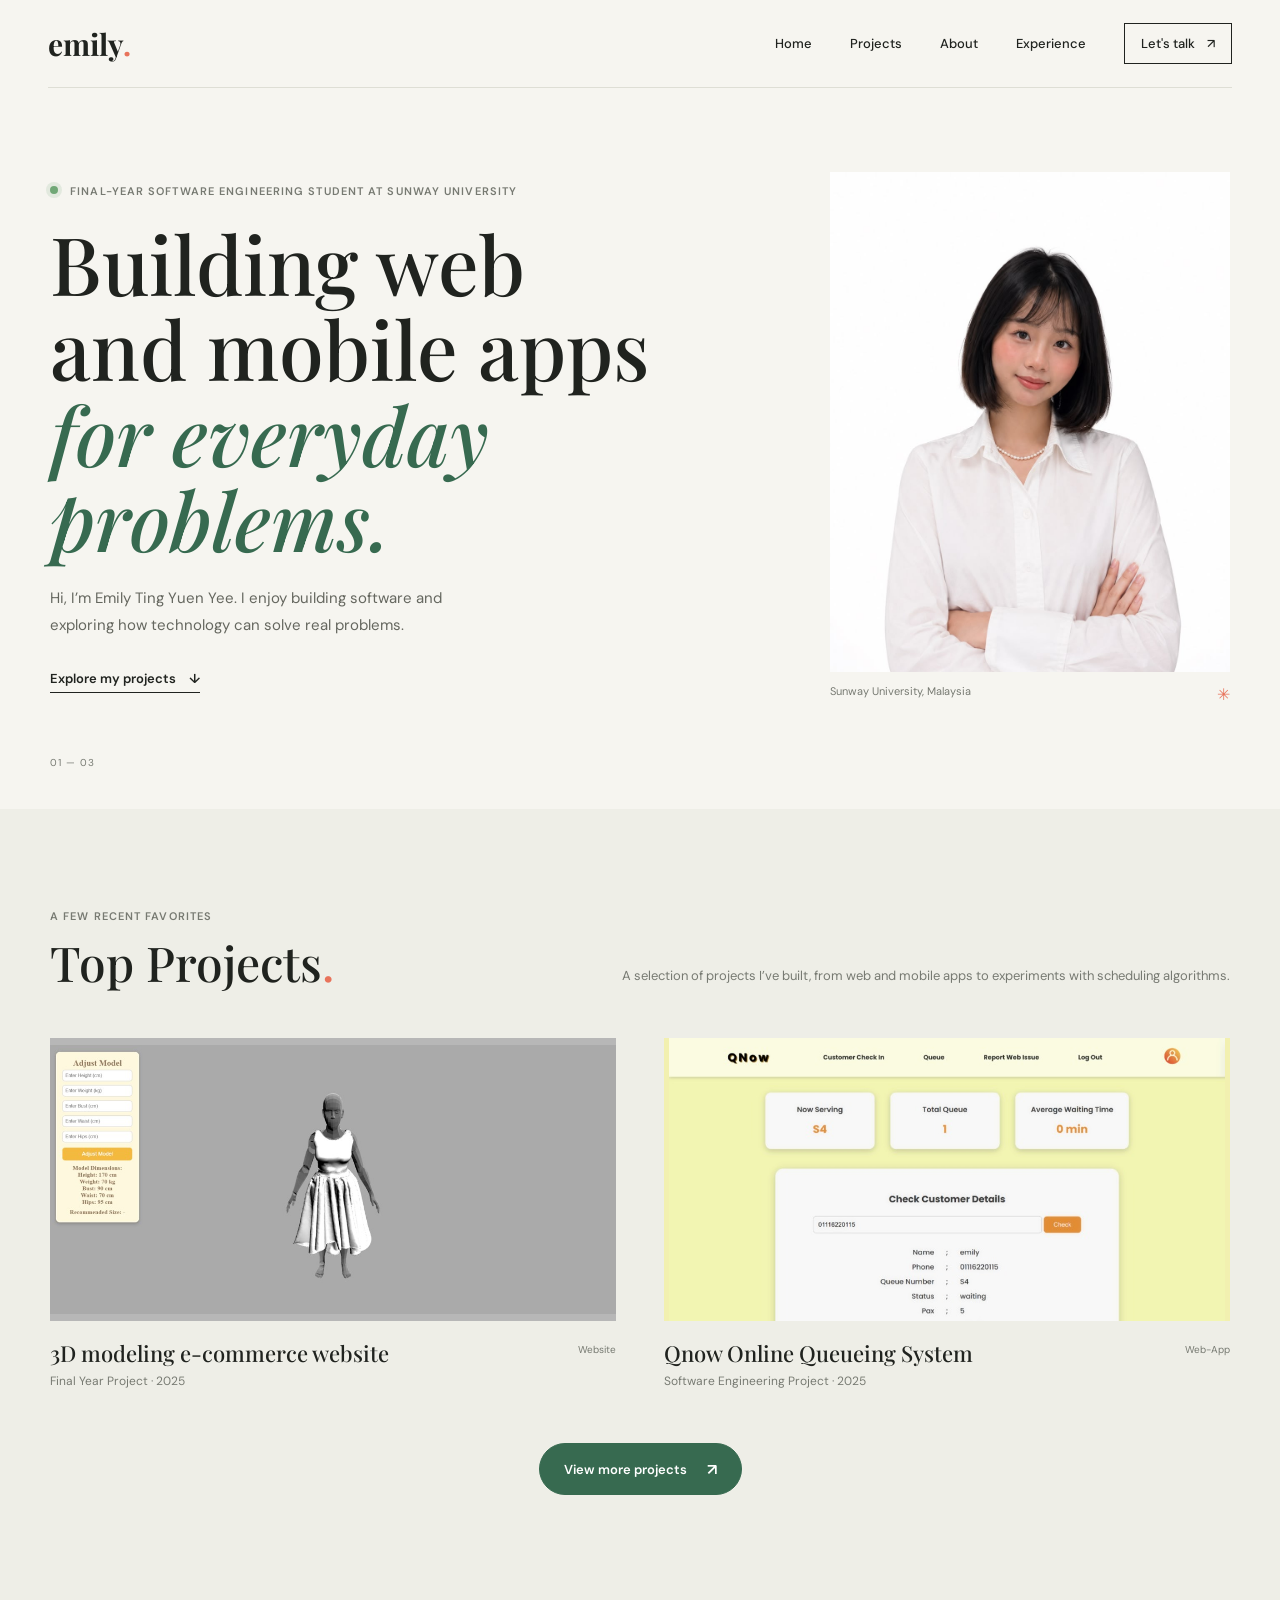
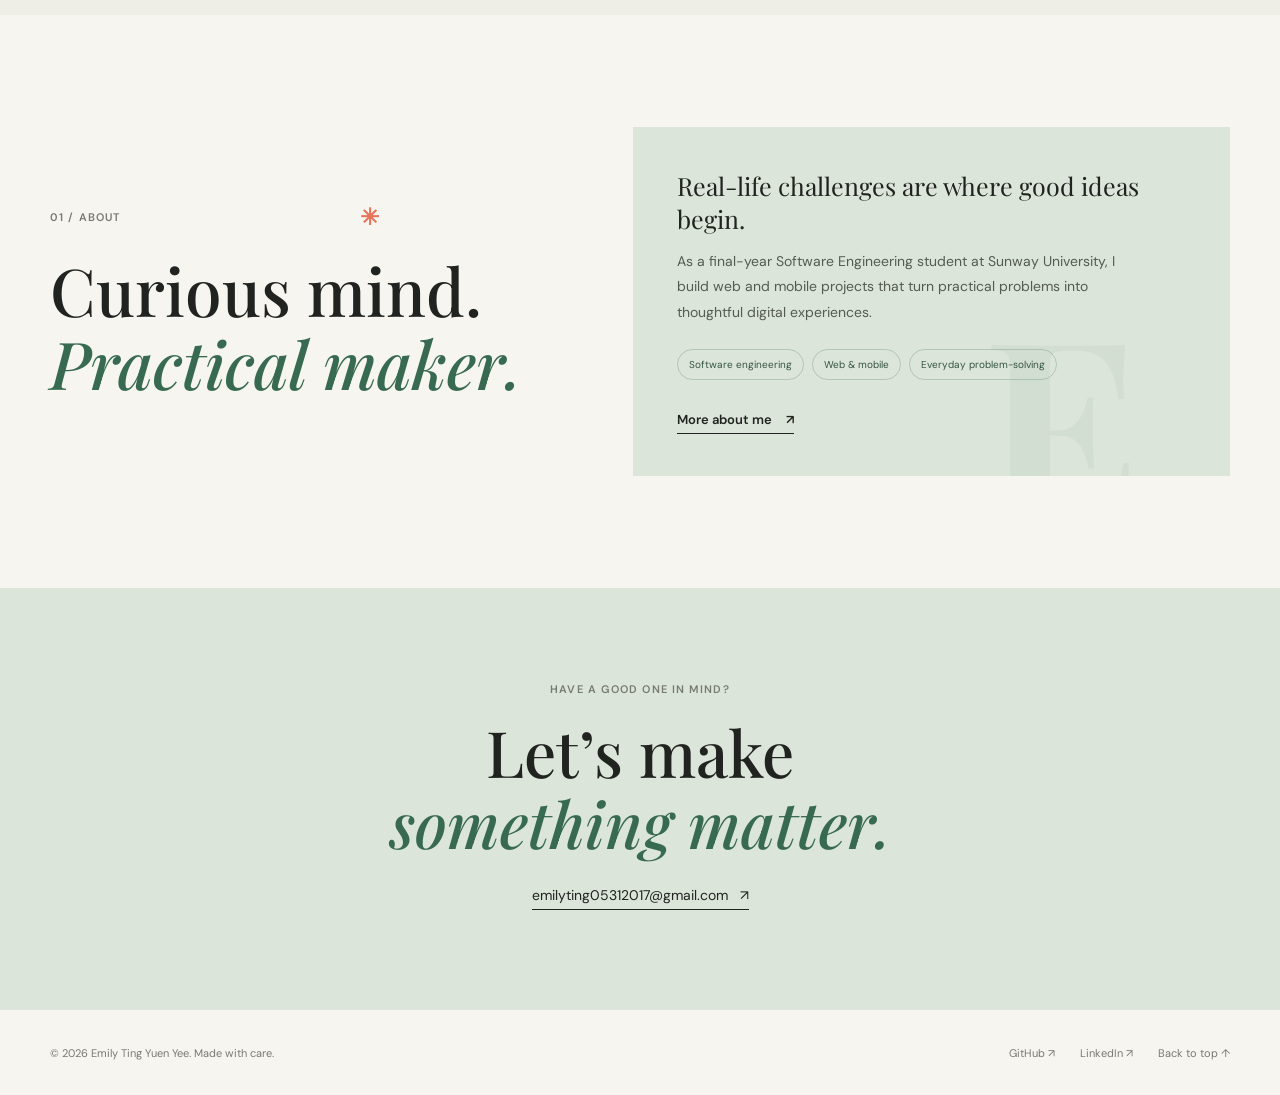
<file: index.html>
<!DOCTYPE html>
<html lang="en">
<head>
    <meta charset="UTF-8">
    <meta name="viewport" content="width=device-width, initial-scale=1.0">
    <meta name="theme-color" content="#f6f5f0">
    <meta name="description" content="Emily is an independent designer and creative developer making thoughtful digital experiences.">
    <title>Emily | Designer & Creative Developer</title>
    <link rel="preconnect" href="https://fonts.googleapis.com">
    <link rel="preconnect" href="https://fonts.gstatic.com" crossorigin>
    <link href="https://fonts.googleapis.com/css2?family=DM+Sans:wght@400;500;600;700&family=Playfair+Display:ital,wght@0,500;0,600;0,700;1,500;1,600&display=swap" rel="stylesheet">
    <link rel="stylesheet" href="portfolio.css">
    <script src="portfolio.js" defer></script>
</head>
<body>
    <header class="site-header" id="top">
        <a class="wordmark" href="#top" aria-label="Emily, home">emily<span>.</span></a>
        <nav class="site-nav" aria-label="Main navigation">
            <a href="./index.html">Home</a>
            <a href="./projects.html">Projects</a>
            <a href="./about.html">About</a>
            <a href="./experience.html">Experience</a>
            <a class="nav-contact" href="mailto:emilyting05312017@gmail.com">Let's talk <span aria-hidden="true">↗</span></a>
        </nav>
    </header>

    <main>
        <section class="hero page-wrap" aria-labelledby="hero-title">
            <div class="hero-copy reveal">
                <p class="eyebrow">
                    <span class="availability-dot" aria-hidden="true"></span>
                    Final-year Software Engineering student at Sunway University
                </p>
                <h1 id="hero-title">Building web and mobile apps <em>for everyday problems.</em></h1>
                <p class="hero-description">
                    Hi, I’m Emily Ting Yuen Yee. I enjoy building software and exploring how technology can solve real problems.
                </p>
                <a class="text-link" href="#work">
                    Explore my projects <span aria-hidden="true">↓</span>
                </a>
            </div>
            <figure class="hero-image reveal">
               <img src="./profile%20photo.jpeg" alt="Portrait of Emily" fetchpriority="high">
                <figcaption>Sunway University, Malaysia <span aria-hidden="true">✳</span></figcaption>
            </figure>
            <span class="hero-index" aria-hidden="true">01 — 03</span>
        </section>

        <section class="work-section" id="work" aria-labelledby="work-title">
            <div class="section-heading page-wrap reveal">
                <div>
                    <p class="eyebrow">A few recent favorites</p>
                    <h2 id="work-title">Top Projects<span class="accent-dot">.</span></h2>
                </div>
                <p class="section-note">A selection of projects I’ve built, from web and mobile apps to experiments with scheduling algorithms.</p>
            </div>
            <div class="project-grid page-wrap">
                <a class="project project-large reveal" href="./project1.html">
                    <div class="project-image project-image-green">
                        <img src="aemywardrobe.jpeg" alt="aemywardrobe" loading="lazy">
                        <span class="project-arrow" aria-hidden="true">↗</span>
                    </div>
                    <div class="project-meta"><div><h3>3D modeling e-commerce website</h3><p>Final Year Project · 2025</p></div><span class="project-type">Website</span></div>
                </a>
                <a class="project project-offset reveal" href="./project2.html">
                    <div class="project-image project-image-blue">
                        <img src="qnowqueue.jpeg" alt="Bright, considered creative workspace" loading="lazy">
                        <span class="project-arrow" aria-hidden="true">↗</span>
                    </div>
                    <div class="project-meta"><div><h3>Qnow Online Queueing System</h3><p>Software Engineering Project · 2025</p></div><span class="project-type">Web-App</span></div>
                </a>
            </div>
            <div class="projects-cta">
                <a class="projects-button" href="./projects.html">View more projects <span aria-hidden="true">↗</span></a>
            </div>
        </section>

        <section class="about-section" id="about" aria-labelledby="about-title">
            <div class="about-inner page-wrap">
                <div class="about-intro reveal">
                    <p class="eyebrow"><span>01 / ABOUT</span><span aria-hidden="true">✳</span></p>
                    <h2 id="about-title">Curious mind.<br><em>Practical maker.</em></h2>
                </div>
                <div class="about-card reveal">
                    <p class="about-lede">Real-life challenges are where good ideas begin.</p>
                    <p>As a final-year Software Engineering student at Sunway University, I build web and mobile projects that turn practical problems into thoughtful digital experiences.</p>
                    <div class="about-tags" aria-label="Areas of interest">
                        <span>Software engineering</span>
                        <span>Web & mobile</span>
                        <span>Everyday problem-solving</span>
                    </div>
                    <a class="about-link" href="./about.html">More about me <span aria-hidden="true">↗</span></a>
                    <span class="about-card-mark" aria-hidden="true">E.</span>
                </div>
            </div>
        </section>

        <section class="contact-section" id="contact" aria-labelledby="contact-title">
            <div class="contact-inner page-wrap reveal">
                <p class="eyebrow">Have a good one in mind?</p>
                <h2 id="contact-title">Let’s make<br><em>something matter.</em></h2>
                <a class="contact-link" href="mailto:emilyting05312017@gmail.com">emilyting05312017@gmail.com <span aria-hidden="true">↗</span></a>
            </div>
        </section>
    </main>

    <footer class="site-footer page-wrap">
        <span>© <span id="year">2026</span> Emily Ting Yuen Yee. Made with care.</span>
        <div class="footer-links">
            <a href="https://github.com/Emily050606?tab=repositories" target="_blank" rel="noreferrer">GitHub <span aria-hidden="true">↗</span></a>
            <a href="https://www.linkedin.com/in/emily-ting59319028a/" target="_blank" rel="noreferrer">LinkedIn <span aria-hidden="true">↗</span></a>
            <a href="#top">Back to top ↑</a>
        </div>
    </footer>
</body>
</html>
</file>
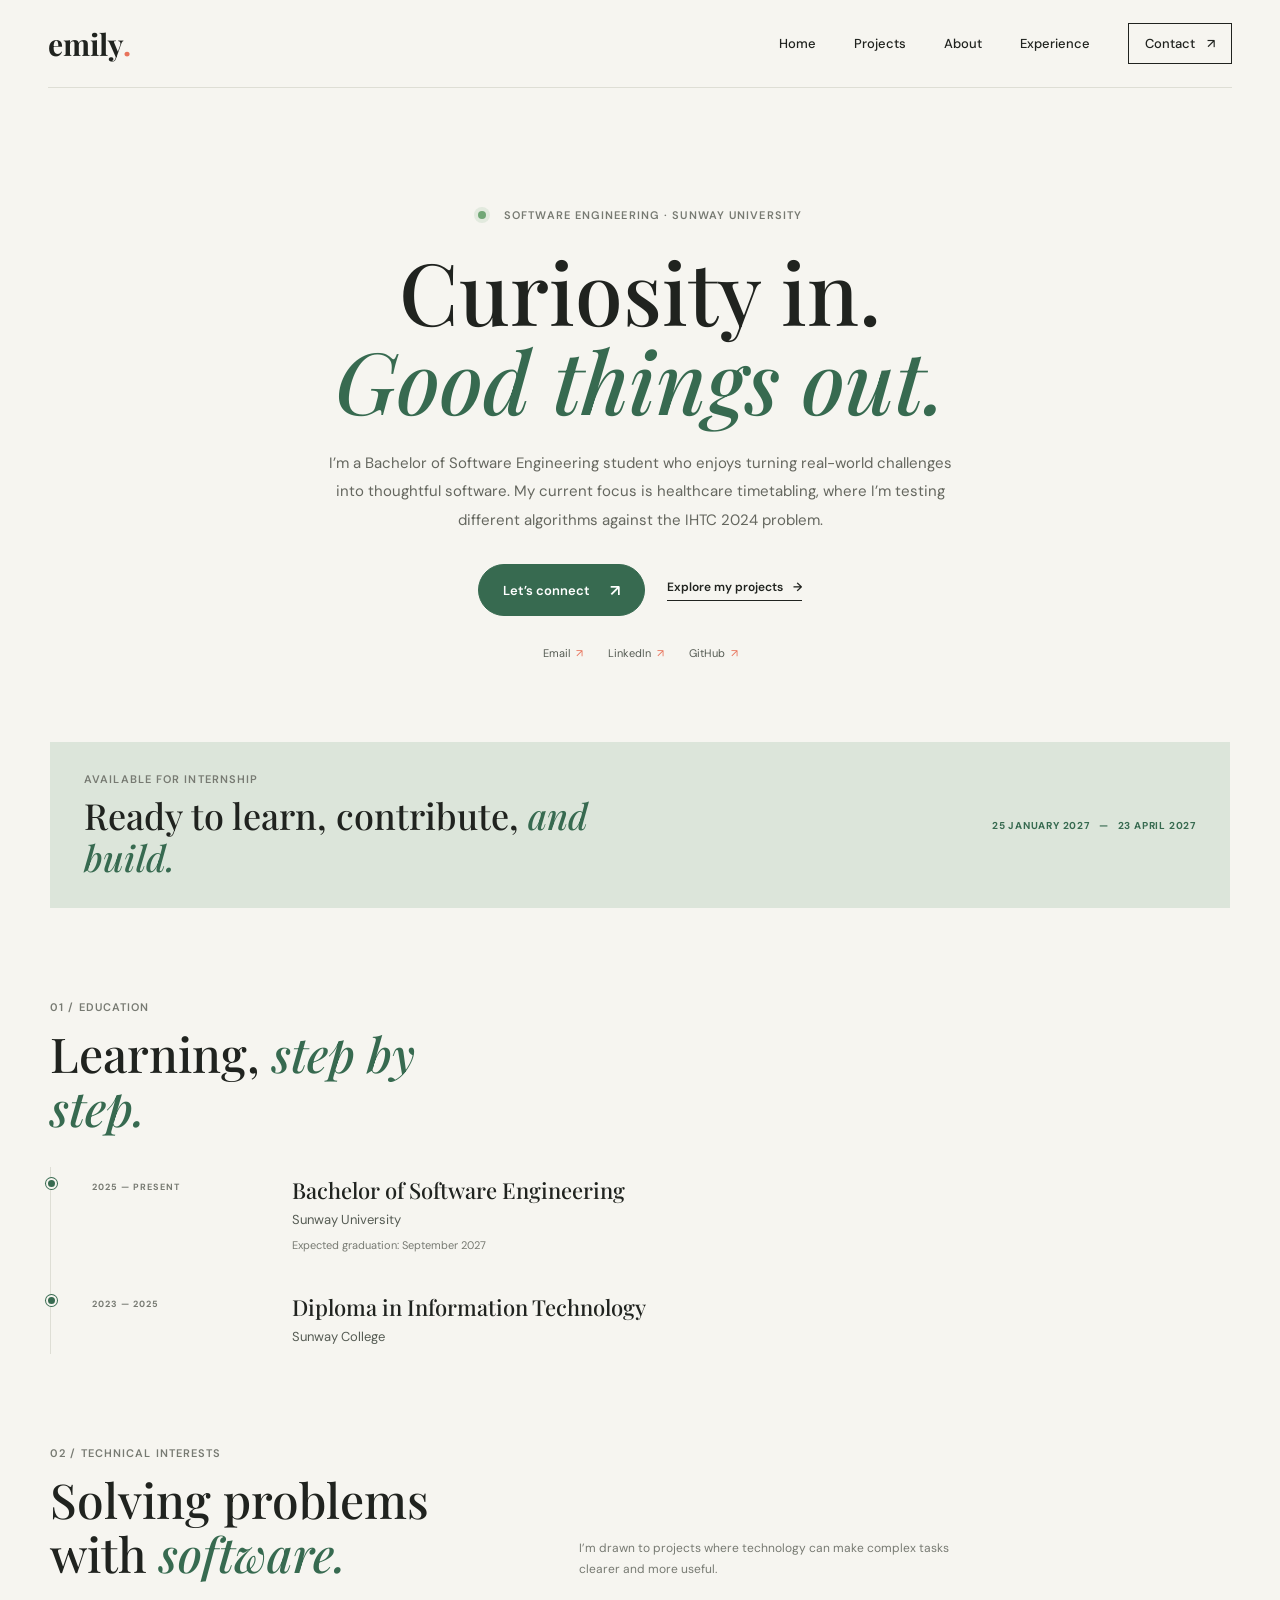
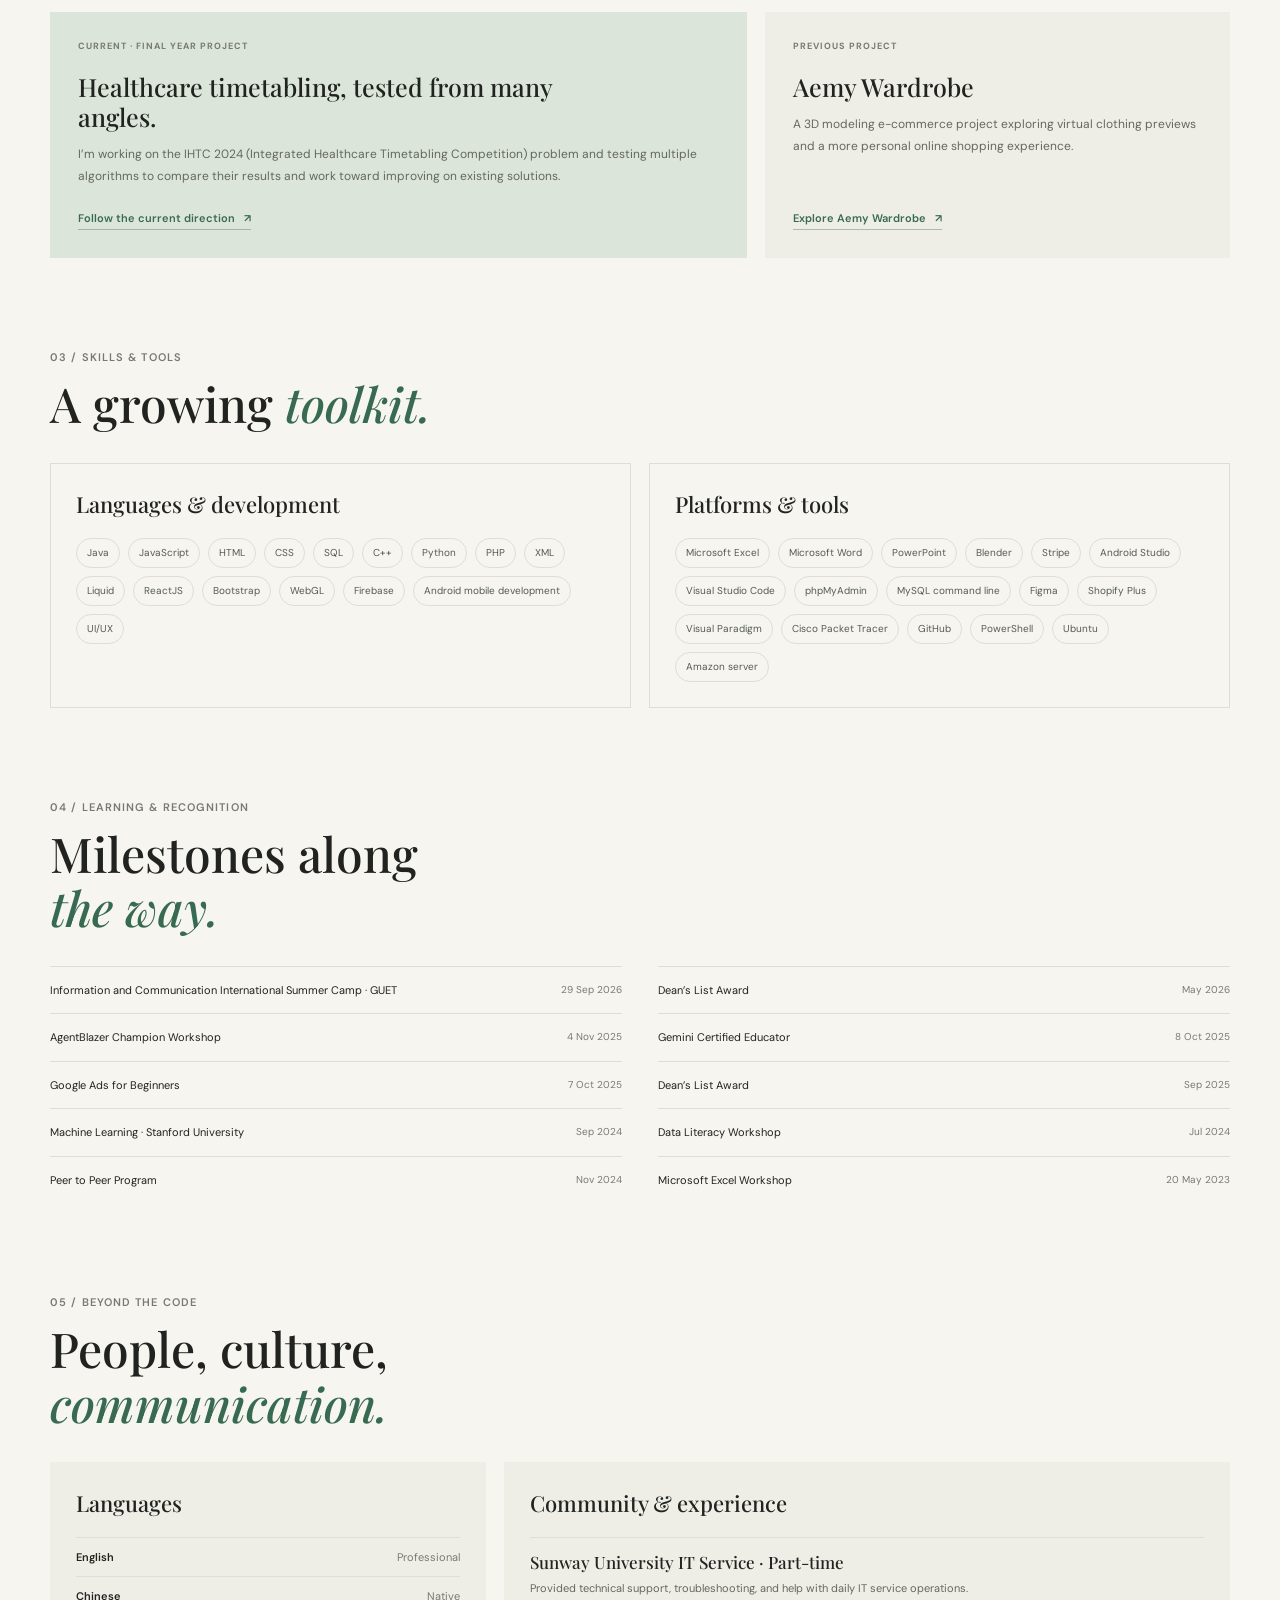
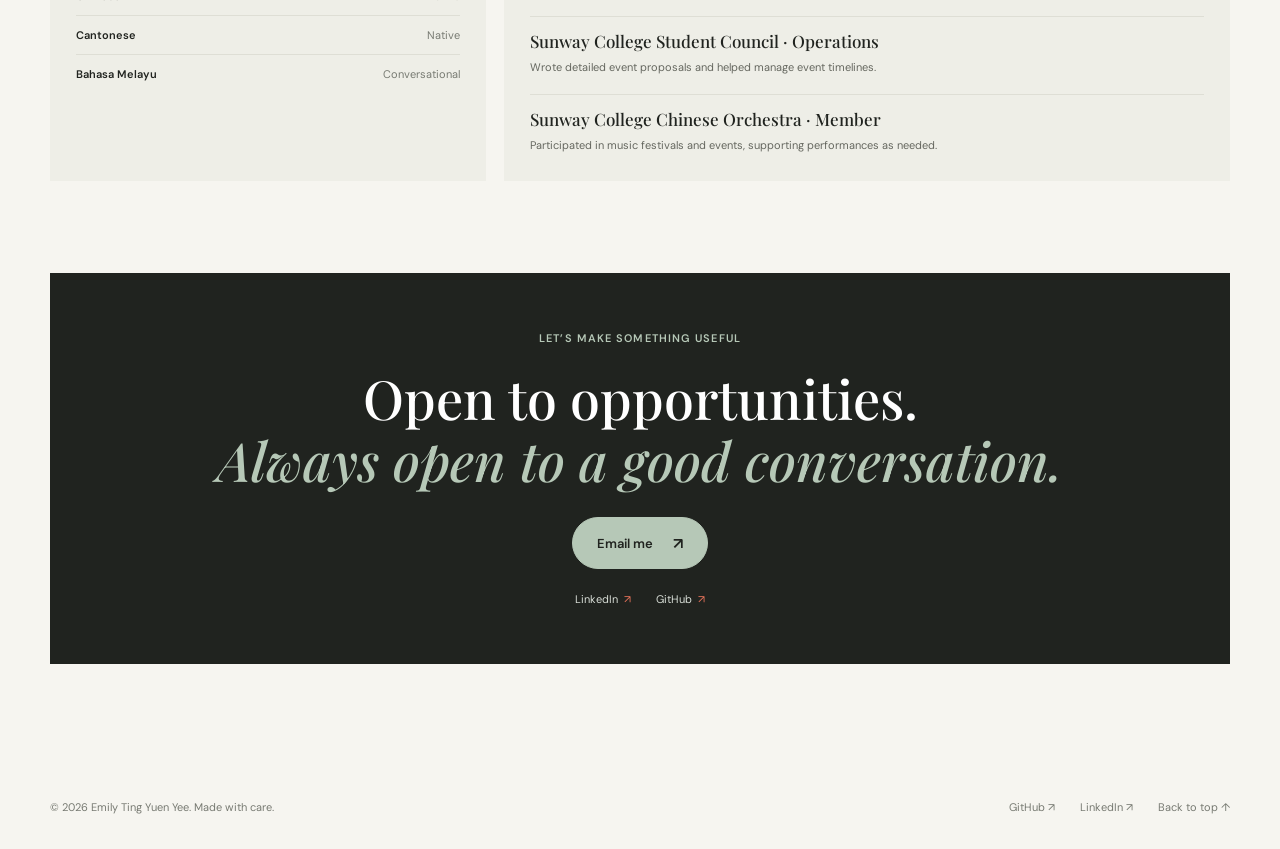
<file: about.html>
<!DOCTYPE html>
<html lang="en">
<head>
    <meta charset="UTF-8">
    <meta name="viewport" content="width=device-width, initial-scale=1.0">
    <meta name="theme-color" content="#f6f5f0">
    <meta name="description" content="Emily Ting Yuen Yee is a Software Engineering student at Sunway University, exploring healthcare timetabling, web development, and mobile applications.">
    <title>About Emily | Software Engineering Student</title>
    <link rel="preconnect" href="https://fonts.googleapis.com">
    <link rel="preconnect" href="https://fonts.gstatic.com" crossorigin>
    <link href="https://fonts.googleapis.com/css2?family=DM+Sans:wght@400;500;600;700&family=Playfair+Display:ital,wght@0,500;0,600;0,700;1,500;1,600&display=swap" rel="stylesheet">
    <link rel="stylesheet" href="portfolio.css">
    <script src="portfolio.js" defer></script>
</head>
<body>
    <header class="site-header" id="top">
        <a class="wordmark" href="./index.html" aria-label="Emily, home">emily<span>.</span></a>
        <nav class="site-nav" aria-label="Main navigation">
            <a href="./index.html">Home</a>
            <a href="./projects.html">Projects</a>
            <a href="./about.html">About</a>
            <a href="./experience.html">Experience</a>
            <a class="nav-contact" href="#contact">Contact <span aria-hidden="true">↗</span></a>
        </nav>
    </header>

    <main class="about-page about-resume page-wrap">
        <section class="about-profile" aria-labelledby="about-page-title">
            <div class="about-profile-copy">
                <p class="eyebrow"><span class="availability-dot" aria-hidden="true"></span> Software Engineering · Sunway University</p>
                <h1 id="about-page-title">Curiosity in.<br><em>Good things out.</em></h1>
                <p class="about-profile-intro">I’m a Bachelor of Software Engineering student who enjoys turning real-world challenges into thoughtful software. My current focus is healthcare timetabling, where I’m testing different algorithms against the IHTC 2024 problem.</p>
                <div class="about-profile-actions">
                    <a class="projects-button" href="mailto:emilyting05312017@gmail.com">Let’s connect <span aria-hidden="true">↗</span></a>
                    <a class="about-resume-link" href="./projects.html">Explore my projects <span aria-hidden="true">→</span></a>
                </div>
                <div class="about-social-links" aria-label="Contact and profiles">
                    <a href="mailto:emilyting05312017@gmail.com">Email <span aria-hidden="true">↗</span></a>
                    <a href="https://www.linkedin.com/in/emily-ting59319028a/" target="_blank" rel="noreferrer">LinkedIn <span aria-hidden="true">↗</span></a>
                    <a href="https://github.com/Emily050606" target="_blank" rel="noreferrer">GitHub <span aria-hidden="true">↗</span></a>
                </div>
            </div>
        </section>

        <section class="internship-banner" aria-labelledby="internship-title">
            <div>
                <p class="eyebrow">Available for internship</p>
                <h2 id="internship-title">Ready to learn, contribute, <em>and build.</em></h2>
            </div>
            <p class="internship-dates"><span>25 JANUARY 2027</span><span aria-hidden="true">—</span><span>23 APRIL 2027</span></p>
        </section>

        <section class="about-resume-section" id="education" aria-labelledby="education-title">
            <div class="resume-section-heading">
                <p class="eyebrow">01 / Education</p>
                <h2 id="education-title">Learning, <em>step by step.</em></h2>
            </div>
            <div class="resume-timeline">
                <article class="timeline-entry">
                    <span class="timeline-date">2025 — PRESENT</span>
                    <div>
                        <h3>Bachelor of Software Engineering</h3>
                        <p>Sunway University</p>
                        <span class="timeline-detail">Expected graduation: September 2027</span>
                    </div>
                    <span class="timeline-marker" aria-hidden="true"></span>
                </article>
                <article class="timeline-entry">
                    <span class="timeline-date">2023 — 2025</span>
                    <div>
                        <h3>Diploma in Information Technology</h3>
                        <p>Sunway College</p>
                    </div>
                    <span class="timeline-marker" aria-hidden="true"></span>
                </article>
            </div>
        </section>

        <section class="about-resume-section" id="experience" aria-labelledby="interest-title">
            <div class="resume-section-heading">
                <p class="eyebrow">02 / Technical interests</p>
                <h2 id="interest-title">Solving problems with <em>software.</em></h2>
                <p>I’m drawn to projects where technology can make complex tasks clearer and more useful.</p>
            </div>
            <div class="interest-cards">
                <article class="interest-card interest-card-featured">
                    <span class="interest-number">CURRENT · FINAL YEAR PROJECT</span>
                    <h3>Healthcare timetabling, tested from many angles.</h3>
                    <p>I’m working on the IHTC 2024 (Integrated Healthcare Timetabling Competition) problem and testing multiple algorithms to compare their results and work toward improving on existing solutions.</p>
                    <a href="./projects.html#current-focus">Follow the current direction <span aria-hidden="true">↗</span></a>
                </article>
                <article class="interest-card">
                    <span class="interest-number">PREVIOUS PROJECT</span>
                    <h3>Aemy Wardrobe</h3>
                    <p>A 3D modeling e-commerce project exploring virtual clothing previews and a more personal online shopping experience.</p>
                    <a href="./project1.html">Explore Aemy Wardrobe <span aria-hidden="true">↗</span></a>
                </article>
            </div>
        </section>

        <section class="about-resume-section" id="skills" aria-labelledby="skills-title">
            <div class="resume-section-heading">
                <p class="eyebrow">03 / Skills &amp; tools</p>
                <h2 id="skills-title">A growing <em>toolkit.</em></h2>
            </div>
            <div class="skills-layout">
                <article class="skills-panel">
                    <h3>Languages &amp; development</h3>
                    <div class="skill-chips">
                        <span>Java</span><span>JavaScript</span><span>HTML</span><span>CSS</span><span>SQL</span><span>C++</span><span>Python</span><span>PHP</span><span>XML</span><span>Liquid</span><span>ReactJS</span><span>Bootstrap</span><span>WebGL</span><span>Firebase</span><span>Android mobile development</span><span>UI/UX</span>
                    </div>
                </article>
                <article class="skills-panel">
                    <h3>Platforms &amp; tools</h3>
                    <div class="skill-chips">
                        <span>Microsoft Excel</span><span>Microsoft Word</span><span>PowerPoint</span><span>Blender</span><span>Stripe</span><span>Android Studio</span><span>Visual Studio Code</span><span>phpMyAdmin</span><span>MySQL command line</span><span>Figma</span><span>Shopify Plus</span><span>Visual Paradigm</span><span>Cisco Packet Tracer</span><span>GitHub</span><span>PowerShell</span><span>Ubuntu</span><span>Amazon server</span>
                    </div>
                </article>
            </div>
        </section>

        <section class="about-resume-section" aria-labelledby="certifications-title">
            <div class="resume-section-heading">
                <p class="eyebrow">04 / Learning &amp; recognition</p>
                <h2 id="certifications-title">Milestones along <em>the way.</em></h2>
            </div>
            <ul class="certification-list">
                <li><span>Information and Communication International Summer Camp · GUET</span><time datetime="2026-09-29">29 Sep 2026</time></li>
                <li><span>Dean’s List Award</span><time datetime="2026-05">May 2026</time></li>
                <li><span>AgentBlazer Champion Workshop</span><time datetime="2025-11-04">4 Nov 2025</time></li>
                <li><span>Gemini Certified Educator</span><time datetime="2025-10-08">8 Oct 2025</time></li>
                <li><span>Google Ads for Beginners</span><time datetime="2025-10-07">7 Oct 2025</time></li>
                <li><span>Dean’s List Award</span><time datetime="2025-09">Sep 2025</time></li>
                <li><span>Machine Learning · Stanford University</span><time datetime="2024-09">Sep 2024</time></li>
                <li><span>Data Literacy Workshop</span><time datetime="2024-07">Jul 2024</time></li>
                <li><span>Peer to Peer Program</span><time datetime="2024-11">Nov 2024</time></li>
                <li><span>Microsoft Excel Workshop</span><time datetime="2023-05-20">20 May 2023</time></li>
            </ul>
        </section>

        <section class="about-resume-section about-life-section" aria-labelledby="languages-title">
            <div class="resume-section-heading">
                <p class="eyebrow">05 / Beyond the code</p>
                <h2 id="languages-title">People, culture, <em>communication.</em></h2>
            </div>
            <div class="about-life-grid">
                <article class="life-panel">
                    <h3>Languages</h3>
                    <dl class="language-list">
                        <div><dt>English</dt><dd>Professional</dd></div>
                        <div><dt>Chinese</dt><dd>Native</dd></div>
                        <div><dt>Cantonese</dt><dd>Native</dd></div>
                        <div><dt>Bahasa Melayu</dt><dd>Conversational</dd></div>
                    </dl>
                </article>
                <article class="life-panel">
                    <h3>Community &amp; experience</h3>
                    <div class="community-list">
                        <div><h4>Sunway University IT Service · Part-time</h4><p>Provided technical support, troubleshooting, and help with daily IT service operations.</p></div>
                        <div><h4>Sunway College Student Council · Operations</h4><p>Wrote detailed event proposals and helped manage event timelines.</p></div>
                        <div><h4>Sunway College Chinese Orchestra · Member</h4><p>Participated in music festivals and events, supporting performances as needed.</p></div>
                    </div>
                </article>
            </div>
        </section>

        <section class="about-contact-panel" id="contact" aria-labelledby="about-contact-title">
            <p class="eyebrow">Let’s make something useful</p>
            <h2 id="about-contact-title">Open to opportunities.<br><em>Always open to a good conversation.</em></h2>
            <a class="projects-button" href="mailto:emilyting05312017@gmail.com">Email me <span aria-hidden="true">↗</span></a>
            <div class="about-social-links about-contact-socials">
                <a href="https://www.linkedin.com/in/emily-ting59319028a/" target="_blank" rel="noreferrer">LinkedIn <span aria-hidden="true">↗</span></a>
                <a href="https://github.com/Emily050606" target="_blank" rel="noreferrer">GitHub <span aria-hidden="true">↗</span></a>
            </div>
        </section>
    </main>

    <footer class="site-footer page-wrap">
        <span>© <span id="year">2026</span> Emily Ting Yuen Yee. Made with care.</span>
        <div class="footer-links">
            <a href="https://github.com/Emily050606" target="_blank" rel="noreferrer">GitHub <span aria-hidden="true">↗</span></a>
            <a href="https://www.linkedin.com/in/emily-ting59319028a/" target="_blank" rel="noreferrer">LinkedIn <span aria-hidden="true">↗</span></a>
            <a href="#top">Back to top ↑</a>
        </div>
    </footer>
</body>
</html>
</file>
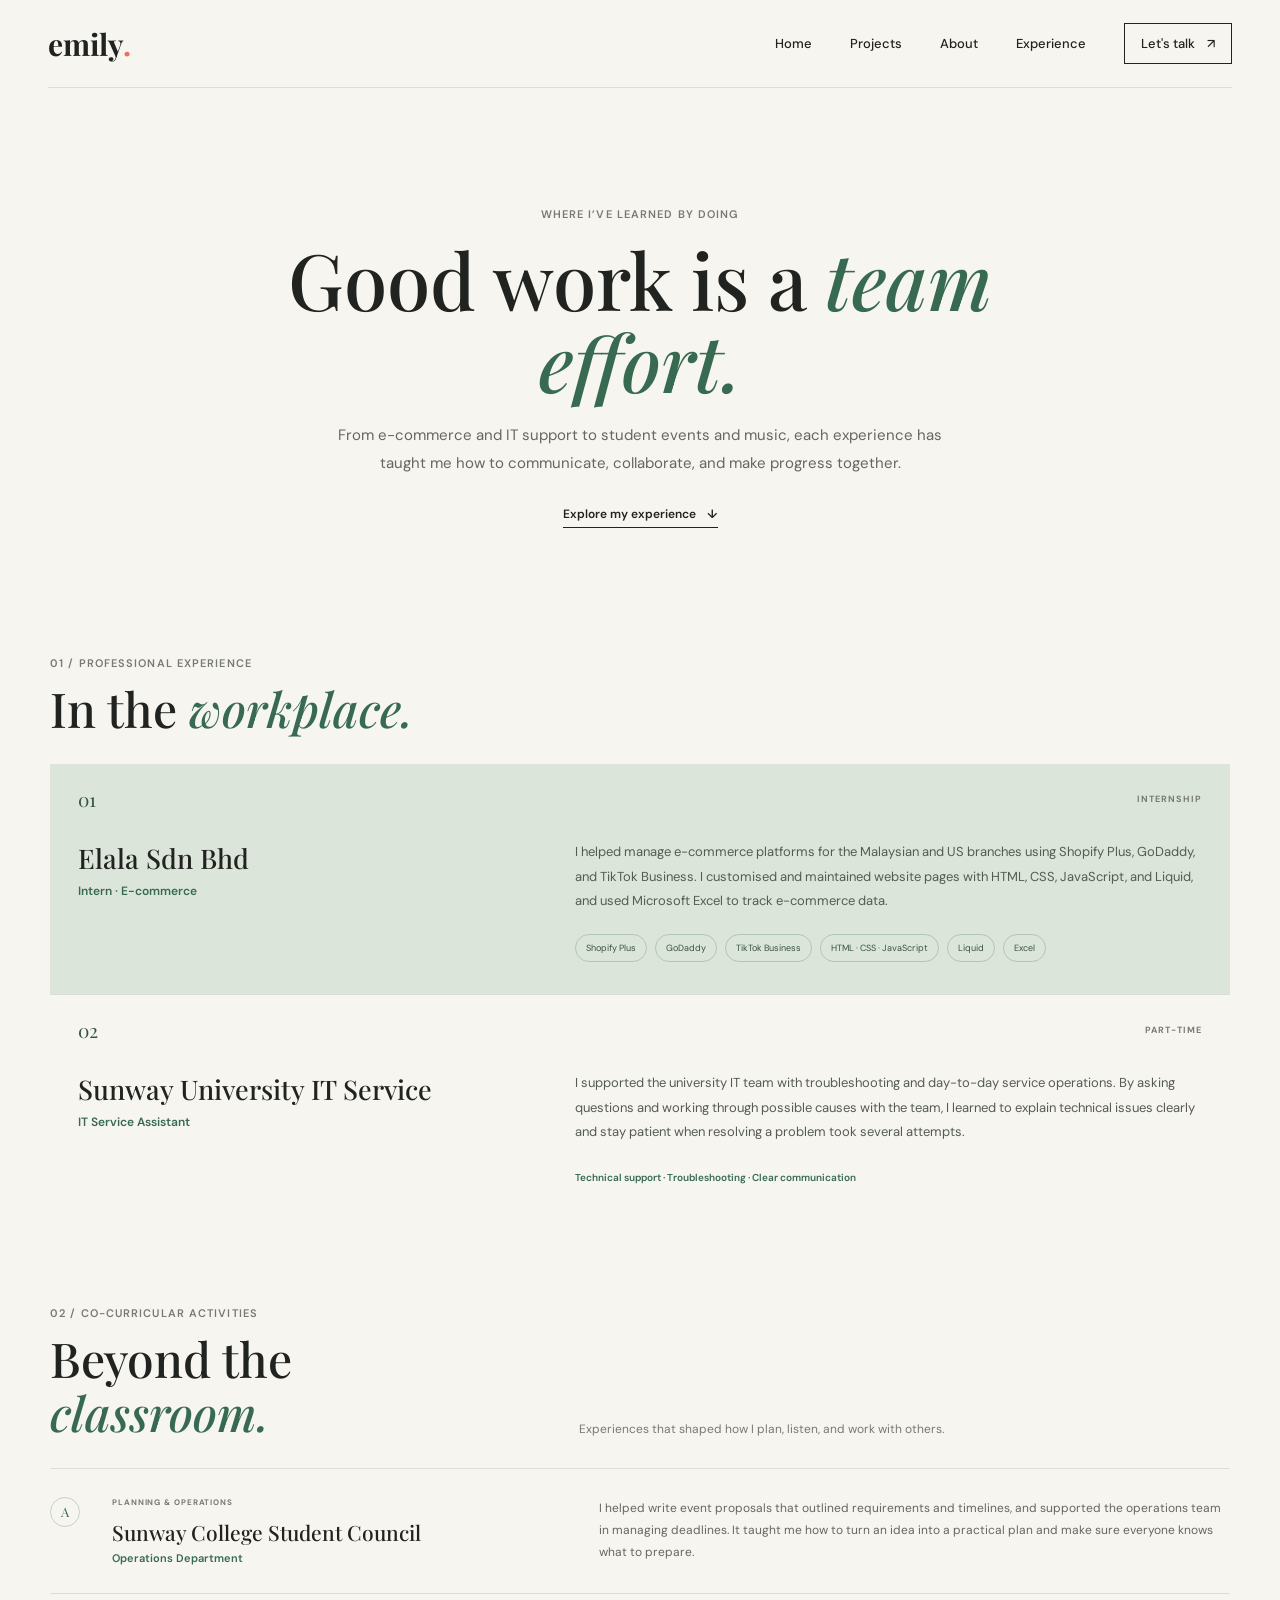
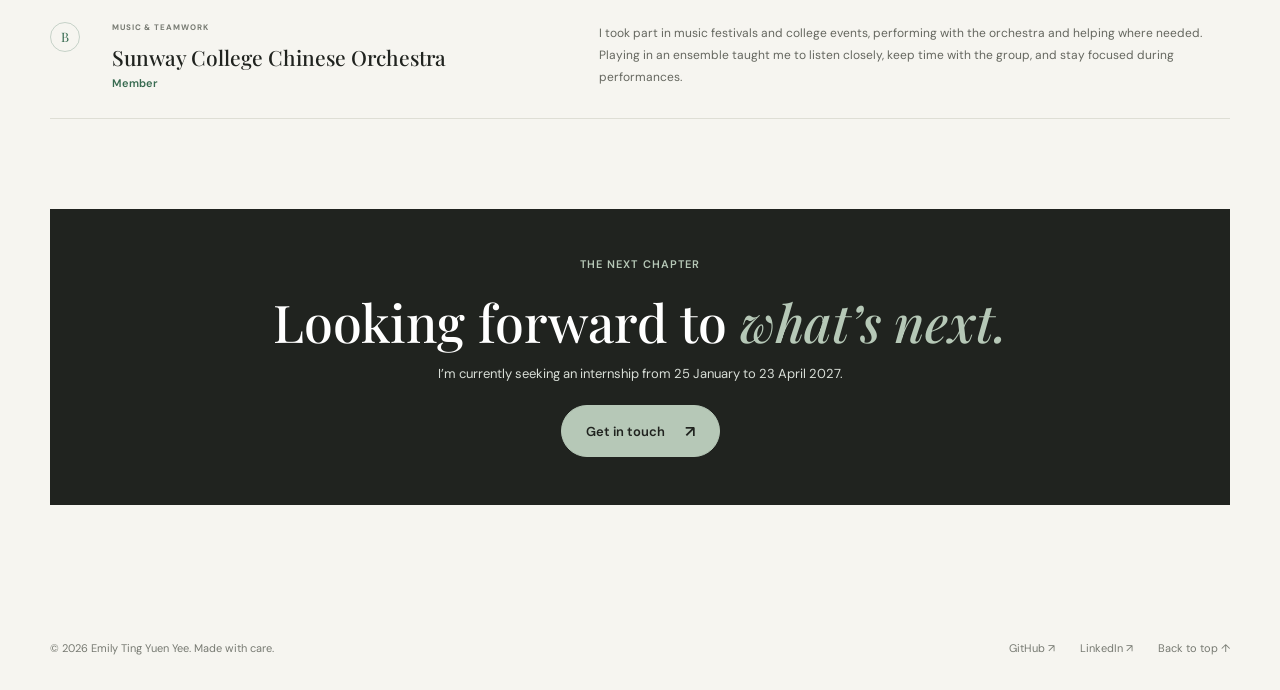
<file: experience.html>
<!DOCTYPE html>
<html lang="en">
<head>
    <meta charset="UTF-8">
    <meta name="viewport" content="width=device-width, initial-scale=1.0">
    <meta name="theme-color" content="#f6f5f0">
    <meta name="description" content="Emily's professional experience in e-commerce and IT support, plus co-curricular work in student operations and music.">
    <title>Experience | Emily</title>
    <link rel="preconnect" href="https://fonts.googleapis.com">
    <link rel="preconnect" href="https://fonts.gstatic.com" crossorigin>
    <link href="https://fonts.googleapis.com/css2?family=DM+Sans:wght@400;500;600;700&family=Playfair+Display:ital,wght@0,500;0,600;0,700;1,500;1,600&display=swap" rel="stylesheet">
    <link rel="stylesheet" href="portfolio.css">
    <script src="portfolio.js" defer></script>
</head>
<body>
    <header class="site-header" id="top">
        <a class="wordmark" href="./index.html" aria-label="Emily, home">emily<span>.</span></a>
        <nav class="site-nav" aria-label="Main navigation">
            <a href="./index.html">Home</a>
            <a href="./projects.html">Projects</a>
            <a href="./about.html">About</a>
            <a href="./experience.html">Experience</a>
            <a class="nav-contact" href="mailto:emilyting05312017@gmail.com">Let's talk <span aria-hidden="true">↗</span></a>
        </nav>
    </header>

    <main class="experience-page page-wrap">
        <section class="experience-hero" aria-labelledby="experience-title">
            <p class="eyebrow">Where I’ve learned by doing</p>
            <h1 id="experience-title">Good work is a <em>team effort.</em></h1>
            <p>From e-commerce and IT support to student events and music, each experience has taught me how to communicate, collaborate, and make progress together.</p>
            <a class="experience-down-link" href="#experience-list">Explore my experience <span aria-hidden="true">↓</span></a>
        </section>

        <section class="experience-section" id="experience-list" aria-labelledby="work-experience-title">
            <div class="experience-heading">
                <p class="eyebrow">01 / Professional experience</p>
                <h2 id="work-experience-title">In the <em>workplace.</em></h2>
            </div>
            <article class="experience-card experience-card-primary">
                <div class="experience-card-topline">
                    <span class="experience-index">01</span>
                    <span class="experience-kind">INTERNSHIP</span>
                </div>
                <div class="experience-card-content">
                    <div class="experience-role">
                        <h3>Elala Sdn Bhd</h3>
                        <p>Intern · E-commerce</p>
                    </div>
                    <div class="experience-description">
                        <p>I helped manage e-commerce platforms for the Malaysian and US branches using Shopify Plus, GoDaddy, and TikTok Business. I customised and maintained website pages with HTML, CSS, JavaScript, and Liquid, and used Microsoft Excel to track e-commerce data.</p>
                        <div class="experience-tools" aria-label="Tools used">
                            <span>Shopify Plus</span><span>GoDaddy</span><span>TikTok Business</span><span>HTML · CSS · JavaScript</span><span>Liquid</span><span>Excel</span>
                        </div>
                    </div>
                </div>
            </article>
            <article class="experience-card experience-card-support">
                <div class="experience-card-topline">
                    <span class="experience-index">02</span>
                    <span class="experience-kind">PART-TIME</span>
                </div>
                <div class="experience-card-content">
                    <div class="experience-role">
                        <h3>Sunway University IT Service</h3>
                        <p>IT Service Assistant</p>
                    </div>
                    <div class="experience-description">
                        <p>I supported the university IT team with troubleshooting and day-to-day service operations. By asking questions and working through possible causes with the team, I learned to explain technical issues clearly and stay patient when resolving a problem took several attempts.</p>
                        <span class="experience-takeaway">Technical support · Troubleshooting · Clear communication</span>
                    </div>
                </div>
            </article>
        </section>

        <section class="experience-section experience-community" aria-labelledby="community-title">
            <div class="experience-heading">
                <p class="eyebrow">02 / Co-curricular activities</p>
                <h2 id="community-title">Beyond the <em>classroom.</em></h2>
                <p>Experiences that shaped how I plan, listen, and work with others.</p>
            </div>
            <div class="community-experience-list">
                <article class="community-experience">
                    <span class="community-experience-number">A</span>
                    <div>
                        <p class="community-experience-label">PLANNING &amp; OPERATIONS</p>
                        <h3>Sunway College Student Council</h3>
                        <p class="community-experience-role">Operations Department</p>
                    </div>
                    <p class="community-experience-copy">I helped write event proposals that outlined requirements and timelines, and supported the operations team in managing deadlines. It taught me how to turn an idea into a practical plan and make sure everyone knows what to prepare.</p>
                </article>
                <article class="community-experience">
                    <span class="community-experience-number">B</span>
                    <div>
                        <p class="community-experience-label">MUSIC &amp; TEAMWORK</p>
                        <h3>Sunway College Chinese Orchestra</h3>
                        <p class="community-experience-role">Member</p>
                    </div>
                    <p class="community-experience-copy">I took part in music festivals and college events, performing with the orchestra and helping where needed. Playing in an ensemble taught me to listen closely, keep time with the group, and stay focused during performances.</p>
                </article>
            </div>
        </section>

        <section class="experience-contact" aria-labelledby="experience-contact-title">
            <p class="eyebrow">The next chapter</p>
            <h2 id="experience-contact-title">Looking forward to <em>what’s next.</em></h2>
            <p>I’m currently seeking an internship from 25 January to 23 April 2027.</p>
            <a class="projects-button" href="mailto:emilyting05312017@gmail.com">Get in touch <span aria-hidden="true">↗</span></a>
        </section>
    </main>

    <footer class="site-footer page-wrap">
        <span>© <span id="year">2026</span> Emily Ting Yuen Yee. Made with care.</span>
        <div class="footer-links">
            <a href="https://github.com/Emily050606" target="_blank" rel="noreferrer">GitHub <span aria-hidden="true">↗</span></a>
            <a href="https://www.linkedin.com/in/emily-ting59319028a/" target="_blank" rel="noreferrer">LinkedIn <span aria-hidden="true">↗</span></a>
            <a href="#top">Back to top ↑</a>
        </div>
    </footer>
</body>
</html>
</file>
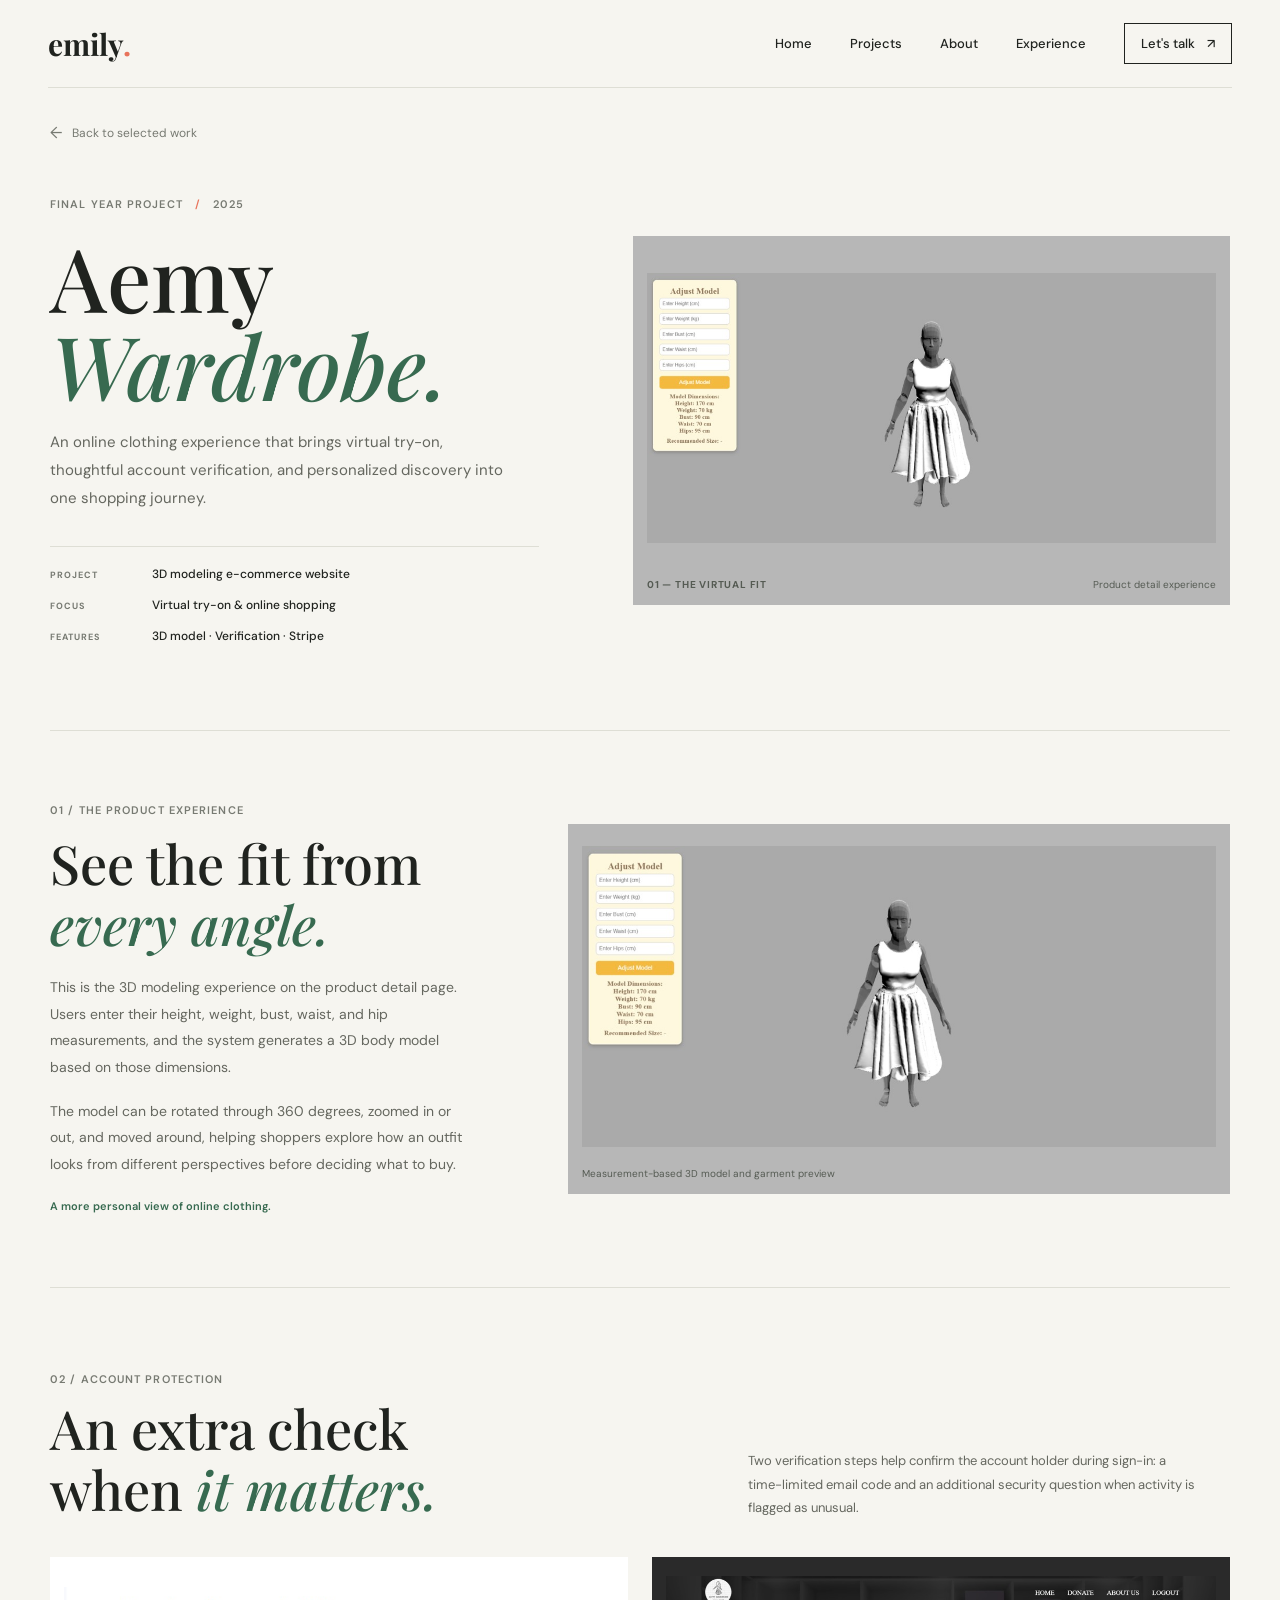
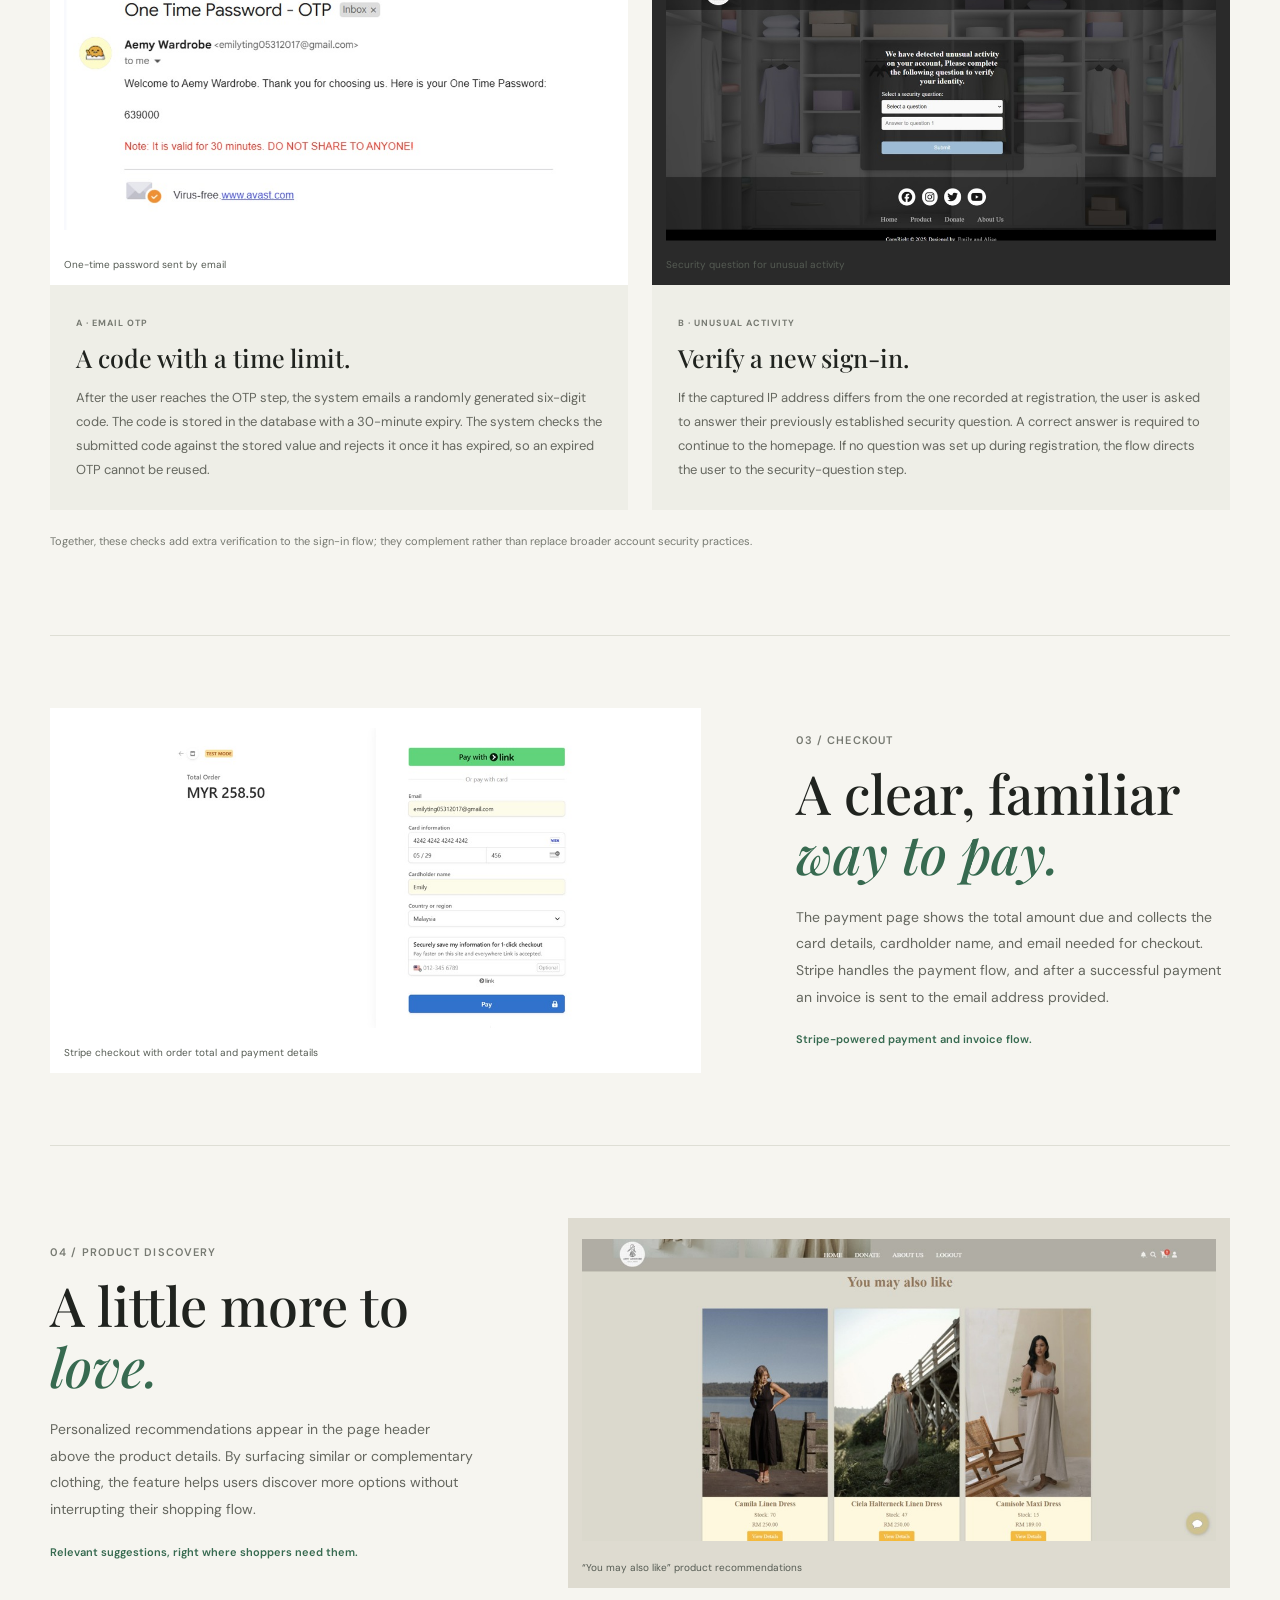
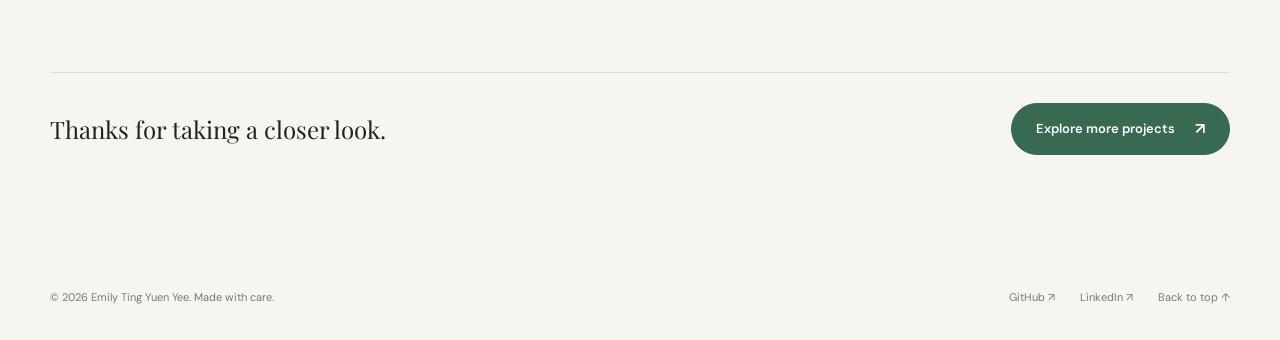
<file: project1.html>
<!DOCTYPE html>
<html lang="en">
<head>
    <meta charset="UTF-8">
    <meta name="viewport" content="width=device-width, initial-scale=1.0">
    <meta name="theme-color" content="#f6f5f0">
    <meta name="description" content="Explore Aemy Wardrobe, a 3D modeling e-commerce project featuring virtual outfit previews, account verification, Stripe payments, and personalized recommendations.">
    <title>Aemy Wardrobe | Emily</title>
    <link rel="preconnect" href="https://fonts.googleapis.com">
    <link rel="preconnect" href="https://fonts.gstatic.com" crossorigin>
    <link href="https://fonts.googleapis.com/css2?family=DM+Sans:wght@400;500;600;700&family=Playfair+Display:ital,wght@0,500;0,600;0,700;1,500;1,600&display=swap" rel="stylesheet">
    <link rel="stylesheet" href="portfolio.css">
    <script src="portfolio.js" defer></script>
</head>
<body>
    <header class="site-header" id="top">
        <a class="wordmark" href="./index.html" aria-label="Emily, home">emily<span>.</span></a>
        <nav class="site-nav" aria-label="Main navigation">
            <a href="./index.html">Home</a>
            <a href="./projects.html">Projects</a>
            <a href="./about.html">About</a>
            <a href="./experience.html">Experience</a>
            <a class="nav-contact" href="mailto:emilyting05312017@gmail.com">Let's talk <span aria-hidden="true">↗</span></a>
        </nav>
    </header>

    <main class="case-study page-wrap">
        <a class="case-back" href="./index.html#work"><span aria-hidden="true">←</span> Back to selected work</a>

        <section class="case-hero" aria-labelledby="case-title">
            <div class="case-hero-copy">
                <p class="eyebrow">Final Year Project <span class="case-eyebrow-divider">/</span> 2025</p>
                <h1 id="case-title">Aemy <em>Wardrobe.</em></h1>
                <p class="case-intro">An online clothing experience that brings virtual try-on, thoughtful account verification, and personalized discovery into one shopping journey.</p>
                <div class="case-facts" aria-label="Project overview">
                    <div><span>PROJECT</span><strong>3D modeling e-commerce website</strong></div>
                    <div><span>FOCUS</span><strong>Virtual try-on &amp; online shopping</strong></div>
                    <div><span>FEATURES</span><strong>3D model · Verification · Stripe</strong></div>
                </div>
            </div>
            <figure class="case-hero-image">
                <img src="./aemywardrobe.jpeg" alt="Aemy Wardrobe product page showing a 3D clothing model and measurement controls" fetchpriority="high">
                <figcaption><span>01 — THE VIRTUAL FIT</span><span>Product detail experience</span></figcaption>
            </figure>
        </section>

        <section class="case-feature case-feature-model" aria-labelledby="case-model-title">
            <div class="case-feature-copy">
                <p class="eyebrow">01 / The product experience</p>
                <h2 id="case-model-title">See the fit from <em>every angle.</em></h2>
                <p>This is the 3D modeling experience on the product detail page. Users enter their height, weight, bust, waist, and hip measurements, and the system generates a 3D body model based on those dimensions.</p>
                <p>The model can be rotated through 360 degrees, zoomed in or out, and moved around, helping shoppers explore how an outfit looks from different perspectives before deciding what to buy.</p>
                <span class="case-feature-note">A more personal view of online clothing.</span>
            </div>
            <figure class="case-image-frame case-image-model">
                <img src="./aemywardrobe.jpeg" alt="The Aemy Wardrobe 3D model with controls for height, weight, bust, waist, and hip measurements" loading="lazy">
                <figcaption>Measurement-based 3D model and garment preview</figcaption>
            </figure>
        </section>

        <section class="case-security" aria-labelledby="case-security-title">
            <div class="case-section-heading">
                <p class="eyebrow">02 / Account protection</p>
                <h2 id="case-security-title">An extra check when <em>it matters.</em></h2>
                <p>Two verification steps help confirm the account holder during sign-in: a time-limited email code and an additional security question when activity is flagged as unusual.</p>
            </div>
            <div class="case-security-grid">
                <article class="case-security-card">
                    <figure class="case-image-frame case-image-otp">
                        <img src="./aemyotp.jpeg" alt="Aemy Wardrobe email containing a one-time password and its 30-minute validity notice" loading="lazy">
                        <figcaption>One-time password sent by email</figcaption>
                    </figure>
                    <div class="case-card-copy">
                        <span class="case-step">A · EMAIL OTP</span>
                        <h3>A code with a time limit.</h3>
                        <p>After the user reaches the OTP step, the system emails a randomly generated six-digit code. The code is stored in the database with a 30-minute expiry. The system checks the submitted code against the stored value and rejects it once it has expired, so an expired OTP cannot be reused.</p>
                    </div>
                </article>
                <article class="case-security-card">
                    <figure class="case-image-frame case-image-unusual">
                        <img src="./aemyunusual.jpeg" alt="Aemy Wardrobe unusual activity check asking the user to answer a security question" loading="lazy">
                        <figcaption>Security question for unusual activity</figcaption>
                    </figure>
                    <div class="case-card-copy">
                        <span class="case-step">B · UNUSUAL ACTIVITY</span>
                        <h3>Verify a new sign-in.</h3>
                        <p>If the captured IP address differs from the one recorded at registration, the user is asked to answer their previously established security question. A correct answer is required to continue to the homepage. If no question was set up during registration, the flow directs the user to the security-question step.</p>
                    </div>
                </article>
            </div>
            <p class="case-security-note">Together, these checks add extra verification to the sign-in flow; they complement rather than replace broader account security practices.</p>
        </section>

        <section class="case-feature case-feature-payment" aria-labelledby="case-payment-title">
            <figure class="case-image-frame case-image-payment">
                <img src="./aemystripe.jpeg" alt="Stripe checkout page displaying the order total, email, card information, and cardholder fields" loading="lazy">
                <figcaption>Stripe checkout with order total and payment details</figcaption>
            </figure>
            <div class="case-feature-copy">
                <p class="eyebrow">03 / Checkout</p>
                <h2 id="case-payment-title">A clear, familiar <em>way to pay.</em></h2>
                <p>The payment page shows the total amount due and collects the card details, cardholder name, and email needed for checkout. Stripe handles the payment flow, and after a successful payment an invoice is sent to the email address provided.</p>
                <span class="case-feature-note">Stripe-powered payment and invoice flow.</span>
            </div>
        </section>

        <section class="case-feature case-feature-recommendations" aria-labelledby="case-recommendation-title">
            <div class="case-feature-copy">
                <p class="eyebrow">04 / Product discovery</p>
                <h2 id="case-recommendation-title">A little more to <em>love.</em></h2>
                <p>Personalized recommendations appear in the page header above the product details. By surfacing similar or complementary clothing, the feature helps users discover more options without interrupting their shopping flow.</p>
                <span class="case-feature-note">Relevant suggestions, right where shoppers need them.</span>
            </div>
            <figure class="case-image-frame case-image-recommendations">
                <img src="./aemyrecommendation.jpeg" alt="Aemy Wardrobe You may also like section showing three recommended dresses" loading="lazy">
                <figcaption>“You may also like” product recommendations</figcaption>
            </figure>
        </section>

        <div class="case-study-footer">
            <p>Thanks for taking a closer look.</p>
            <a class="projects-button" href="./projects.html">Explore more projects <span aria-hidden="true">↗</span></a>
        </div>
    </main>

    <footer class="site-footer page-wrap">
        <span>© <span id="year">2026</span> Emily Ting Yuen Yee. Made with care.</span>
        <div class="footer-links">
            <a href="https://github.com/Emily050606?tab=repositories" target="_blank" rel="noreferrer">GitHub <span aria-hidden="true">↗</span></a>
            <a href="https://www.linkedin.com/in/emily-ting59319028a/" target="_blank" rel="noreferrer">LinkedIn <span aria-hidden="true">↗</span></a>
            <a href="#top">Back to top ↑</a>
        </div>
    </footer>
</body>
</html>
</file>
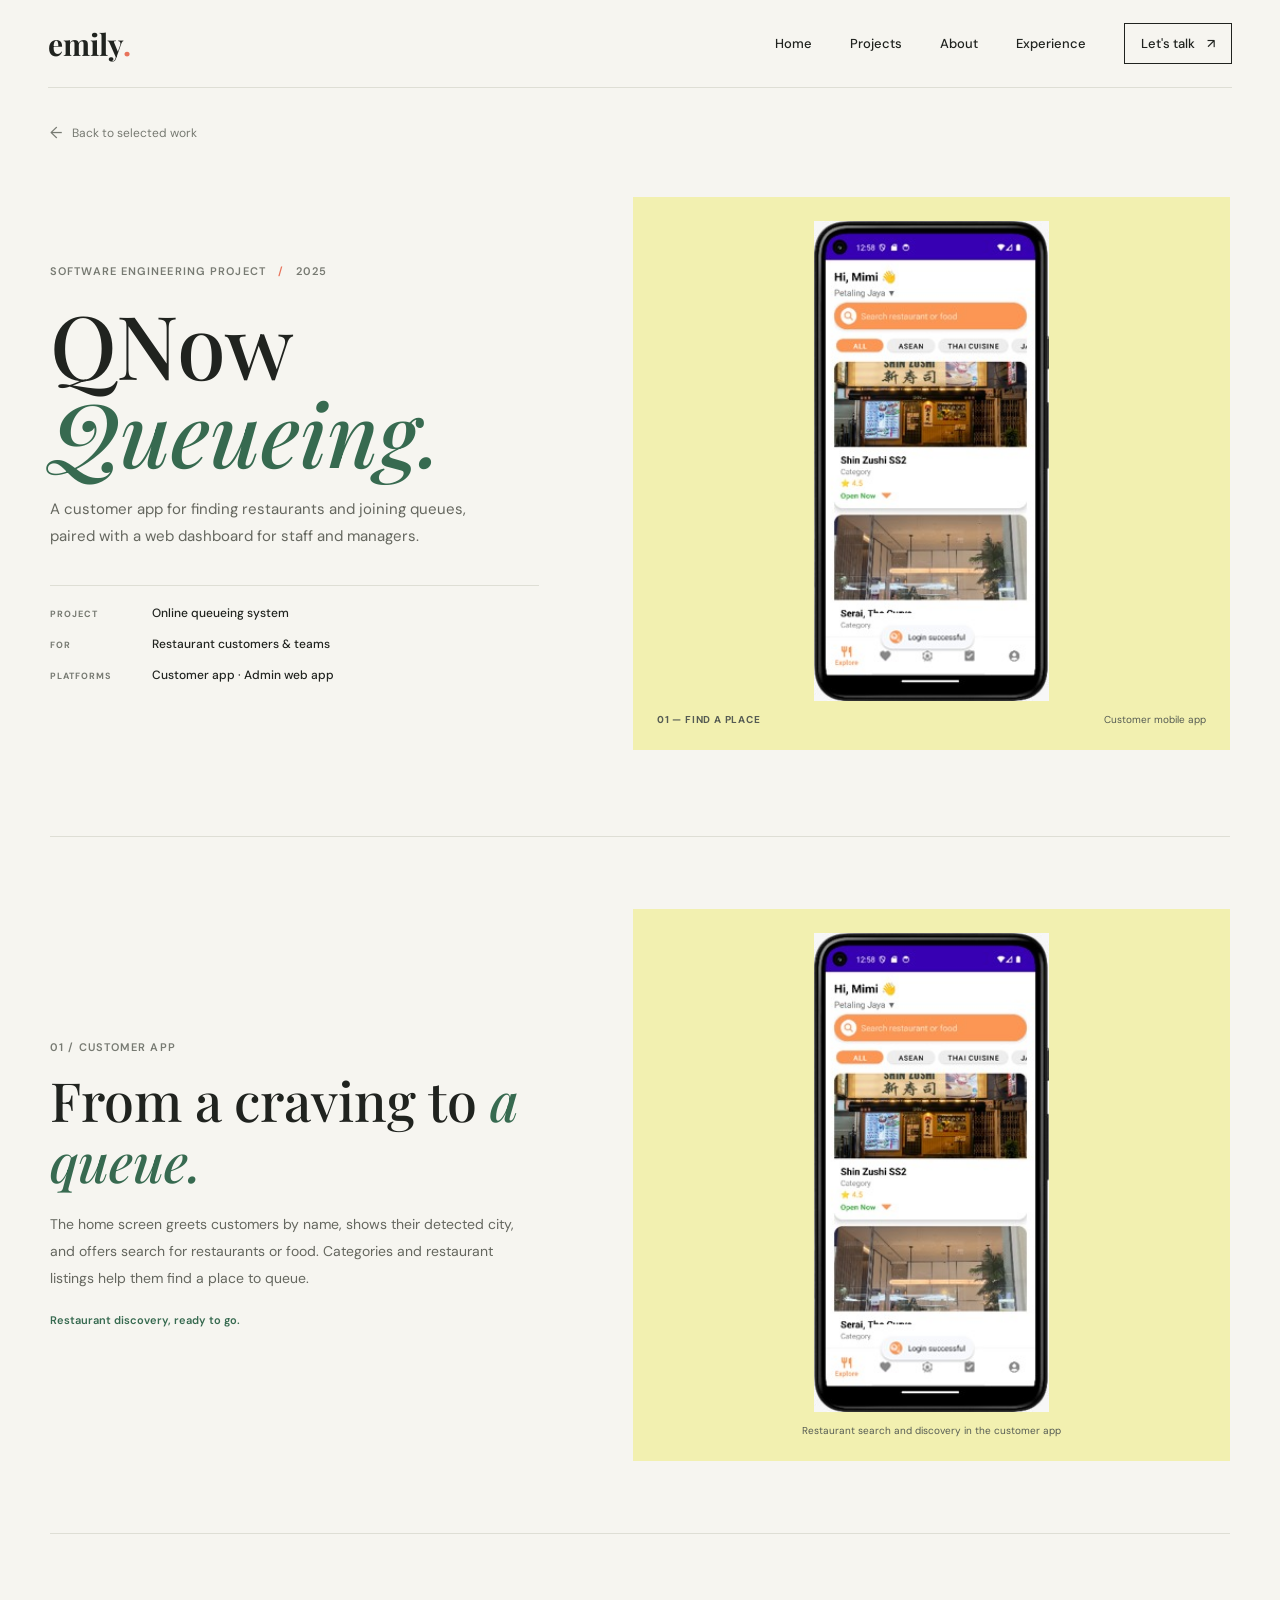
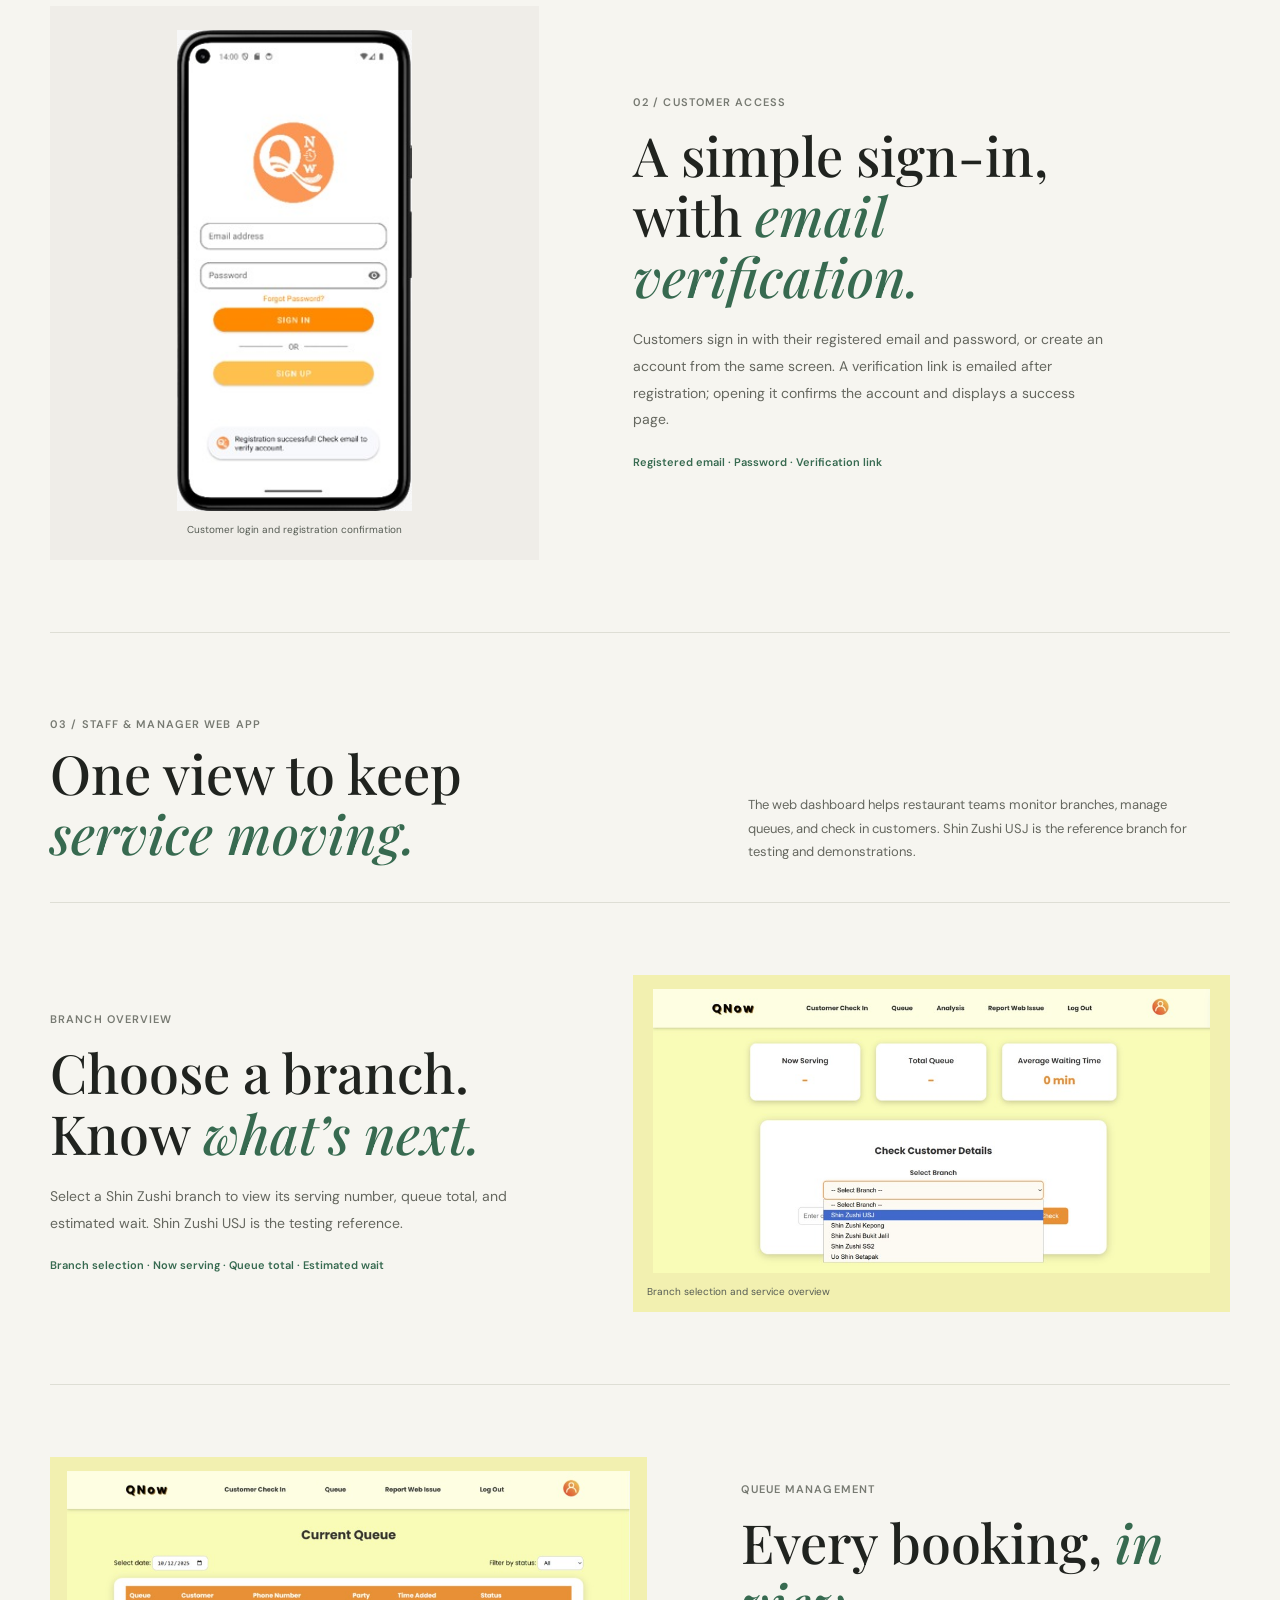
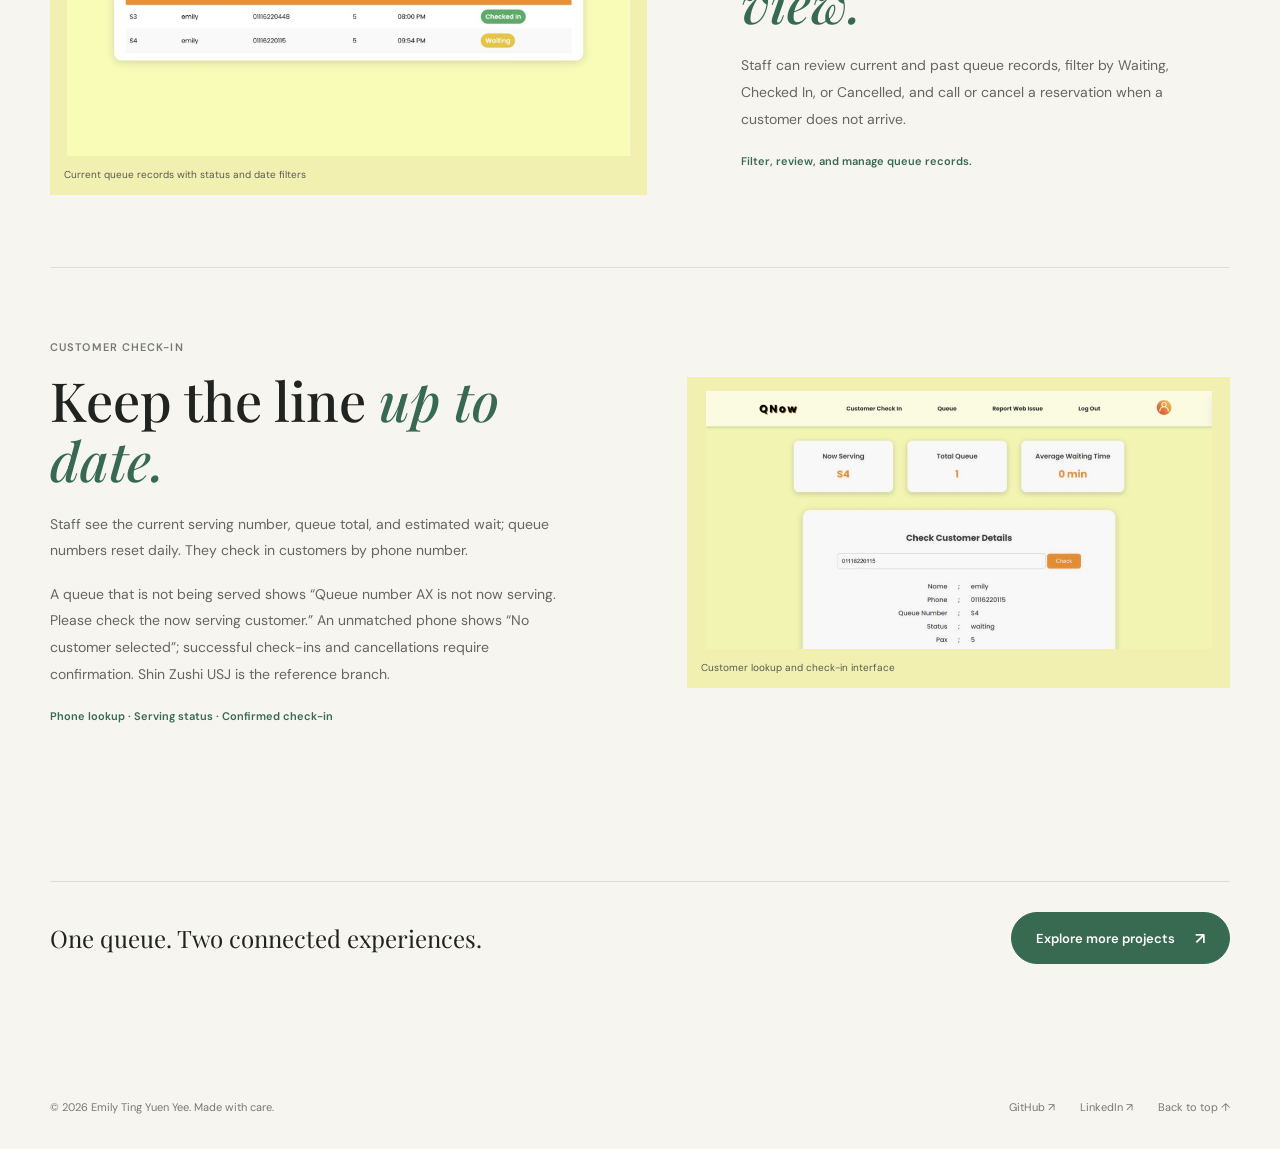
<file: project2.html>
<!DOCTYPE html>
<html lang="en">
<head>
    <meta charset="UTF-8">
    <meta name="viewport" content="width=device-width, initial-scale=1.0">
    <meta name="theme-color" content="#f6f5f0">
    <meta name="description" content="Explore QNow, an online queueing system with a customer app and a web dashboard for restaurant staff and managers.">
    <title>QNow Queueing System | Emily</title>
    <link rel="preconnect" href="https://fonts.googleapis.com">
    <link rel="preconnect" href="https://fonts.gstatic.com" crossorigin>
    <link href="https://fonts.googleapis.com/css2?family=DM+Sans:wght@400;500;600;700&family=Playfair+Display:ital,wght@0,500;0,600;0,700;1,500;1,600&display=swap" rel="stylesheet">
    <link rel="stylesheet" href="portfolio.css">
    <script src="portfolio.js" defer></script>
</head>
<body>
    <header class="site-header" id="top">
        <a class="wordmark" href="./index.html" aria-label="Emily, home">emily<span>.</span></a>
        <nav class="site-nav" aria-label="Main navigation">
            <a href="./index.html">Home</a>
            <a href="./projects.html">Projects</a>
            <a href="./about.html">About</a>
            <a href="./experience.html">Experience</a>
            <a class="nav-contact" href="mailto:emilyting05312017@gmail.com">Let's talk <span aria-hidden="true">↗</span></a>
        </nav>
    </header>

    <main class="case-study case-qnow page-wrap">
        <a class="case-back" href="./index.html#work"><span aria-hidden="true">←</span> Back to selected work</a>

        <section class="case-hero" aria-labelledby="case-title">
            <div class="case-hero-copy">
                <p class="eyebrow">Software Engineering Project <span class="case-eyebrow-divider">/</span> 2025</p>
                <h1 id="case-title">QNow <em>Queueing.</em></h1>
                <p class="case-intro">A customer app for finding restaurants and joining queues, paired with a web dashboard for staff and managers.</p>
                <div class="case-facts" aria-label="Project overview">
                    <div><span>PROJECT</span><strong>Online queueing system</strong></div>
                    <div><span>FOR</span><strong>Restaurant customers &amp; teams</strong></div>
                    <div><span>PLATFORMS</span><strong>Customer app · Admin web app</strong></div>
                </div>
            </div>
            <figure class="case-hero-image case-hero-phone">
                <img src="./qnowcust.jpeg" alt="QNow customer app home screen with welcome message, Petaling Jaya location, restaurant search, cuisine categories, and restaurant listings" fetchpriority="high">
                <figcaption><span>01 — FIND A PLACE</span><span>Customer mobile app</span></figcaption>
            </figure>
        </section>

        <section class="case-feature case-qnow-customer" aria-labelledby="case-customer-title">
            <div class="case-feature-copy">
                <p class="eyebrow">01 / Customer app</p>
                <h2 id="case-customer-title">From a craving to <em>a queue.</em></h2>
                <p>The home screen greets customers by name, shows their detected city, and offers search for restaurants or food. Categories and restaurant listings help them find a place to queue.</p>
                <span class="case-feature-note">Restaurant discovery, ready to go.</span>
            </div>
            <figure class="case-image-frame case-phone-frame">
                <img src="./qnowcust.jpeg" alt="QNow app showing the Hi, Mimi greeting, current city, food search, categories, and nearby restaurant listings" loading="lazy">
                <figcaption>Restaurant search and discovery in the customer app</figcaption>
            </figure>
        </section>

        <section class="case-feature case-qnow-login" aria-labelledby="case-login-title">
            <figure class="case-image-frame case-phone-frame case-phone-login">
                <img src="./qnowlogin.jpeg" alt="QNow mobile login screen with email and password fields, sign-in and sign-up buttons, and an email verification notice" loading="lazy">
                <figcaption>Customer login and registration confirmation</figcaption>
            </figure>
            <div class="case-feature-copy">
                <p class="eyebrow">02 / Customer access</p>
                <h2 id="case-login-title">A simple sign-in, with <em>email verification.</em></h2>
                <p>Customers sign in with their registered email and password, or create an account from the same screen. A verification link is emailed after registration; opening it confirms the account and displays a success page.</p>
                <span class="case-feature-note">Registered email · Password · Verification link</span>
            </div>
        </section>

        <section class="case-security" aria-labelledby="case-admin-title">
            <div class="case-section-heading">
                <p class="eyebrow">03 / Staff &amp; manager web app</p>
                <h2 id="case-admin-title">One view to keep <em>service moving.</em></h2>
                <p>The web dashboard helps restaurant teams monitor branches, manage queues, and check in customers. Shin Zushi USJ is the reference branch for testing and demonstrations.</p>
            </div>

            <article class="case-feature case-qnow-dashboard" aria-labelledby="case-dashboard-title">
                <div class="case-feature-copy">
                    <p class="eyebrow">Branch overview</p>
                    <h2 id="case-dashboard-title">Choose a branch. Know <em>what’s next.</em></h2>
                    <p>Select a Shin Zushi branch to view its serving number, queue total, and estimated wait. Shin Zushi USJ is the testing reference.</p>
                    <span class="case-feature-note">Branch selection · Now serving · Queue total · Estimated wait</span>
                </div>
                <figure class="case-image-frame case-qnow-web-frame">
                    <img src="./qnowcheckin.jpeg" alt="QNow GM dashboard with now-serving, total-queue, and average-waiting-time cards, branch selector, and customer check form" loading="lazy">
                    <figcaption>Branch selection and service overview</figcaption>
                </figure>
            </article>

            <article class="case-feature case-qnow-manage" aria-labelledby="case-manage-title">
                <figure class="case-image-frame case-qnow-web-frame">
                    <img src="./qnowtotalqueue.jpeg" alt="QNow current queue table with date selection, status filter, customer details, and waiting or checked-in statuses" loading="lazy">
                    <figcaption>Current queue records with status and date filters</figcaption>
                </figure>
                <div class="case-feature-copy">
                    <p class="eyebrow">Queue management</p>
                    <h2 id="case-manage-title">Every booking, <em>in view.</em></h2>
                    <p>Staff can review current and past queue records, filter by Waiting, Checked In, or Cancelled, and call or cancel a reservation when a customer does not arrive.</p>
                    <span class="case-feature-note">Filter, review, and manage queue records.</span>
                </div>
            </article>

            <article class="case-feature case-qnow-checkin" aria-labelledby="case-checkin-title">
                <div class="case-feature-copy">
                    <p class="eyebrow">Customer check-in</p>
                    <h2 id="case-checkin-title">Keep the line <em>up to date.</em></h2>
                    <p>Staff see the current serving number, queue total, and estimated wait; queue numbers reset daily. They check in customers by phone number.</p>
                    <p>A queue that is not being served shows “Queue number AX is not now serving. Please check the now serving customer.” An unmatched phone shows “No customer selected”; successful check-ins and cancellations require confirmation. Shin Zushi USJ is the reference branch.</p>
                    <span class="case-feature-note">Phone lookup · Serving status · Confirmed check-in</span>
                </div>
                <figure class="case-image-frame case-qnow-web-frame">
                    <img src="./qnowqueue.jpeg" alt="QNow staff check-in page showing current serving number, total queue, average waiting time, and customer phone lookup" loading="lazy">
                    <figcaption>Customer lookup and check-in interface</figcaption>
                </figure>
            </article>
        </section>

        <div class="case-study-footer">
            <p>One queue. Two connected experiences.</p>
            <a class="projects-button" href="./projects.html">Explore more projects <span aria-hidden="true">↗</span></a>
        </div>
    </main>

    <footer class="site-footer page-wrap">
        <span>© <span id="year">2026</span> Emily Ting Yuen Yee. Made with care.</span>
        <div class="footer-links">
            <a href="https://github.com/Emily050606?tab=repositories" target="_blank" rel="noreferrer">GitHub <span aria-hidden="true">↗</span></a>
            <a href="https://www.linkedin.com/in/emily-ting59319028a/" target="_blank" rel="noreferrer">LinkedIn <span aria-hidden="true">↗</span></a>
            <a href="#top">Back to top ↑</a>
        </div>
    </footer>
</body>
</html>
</file>
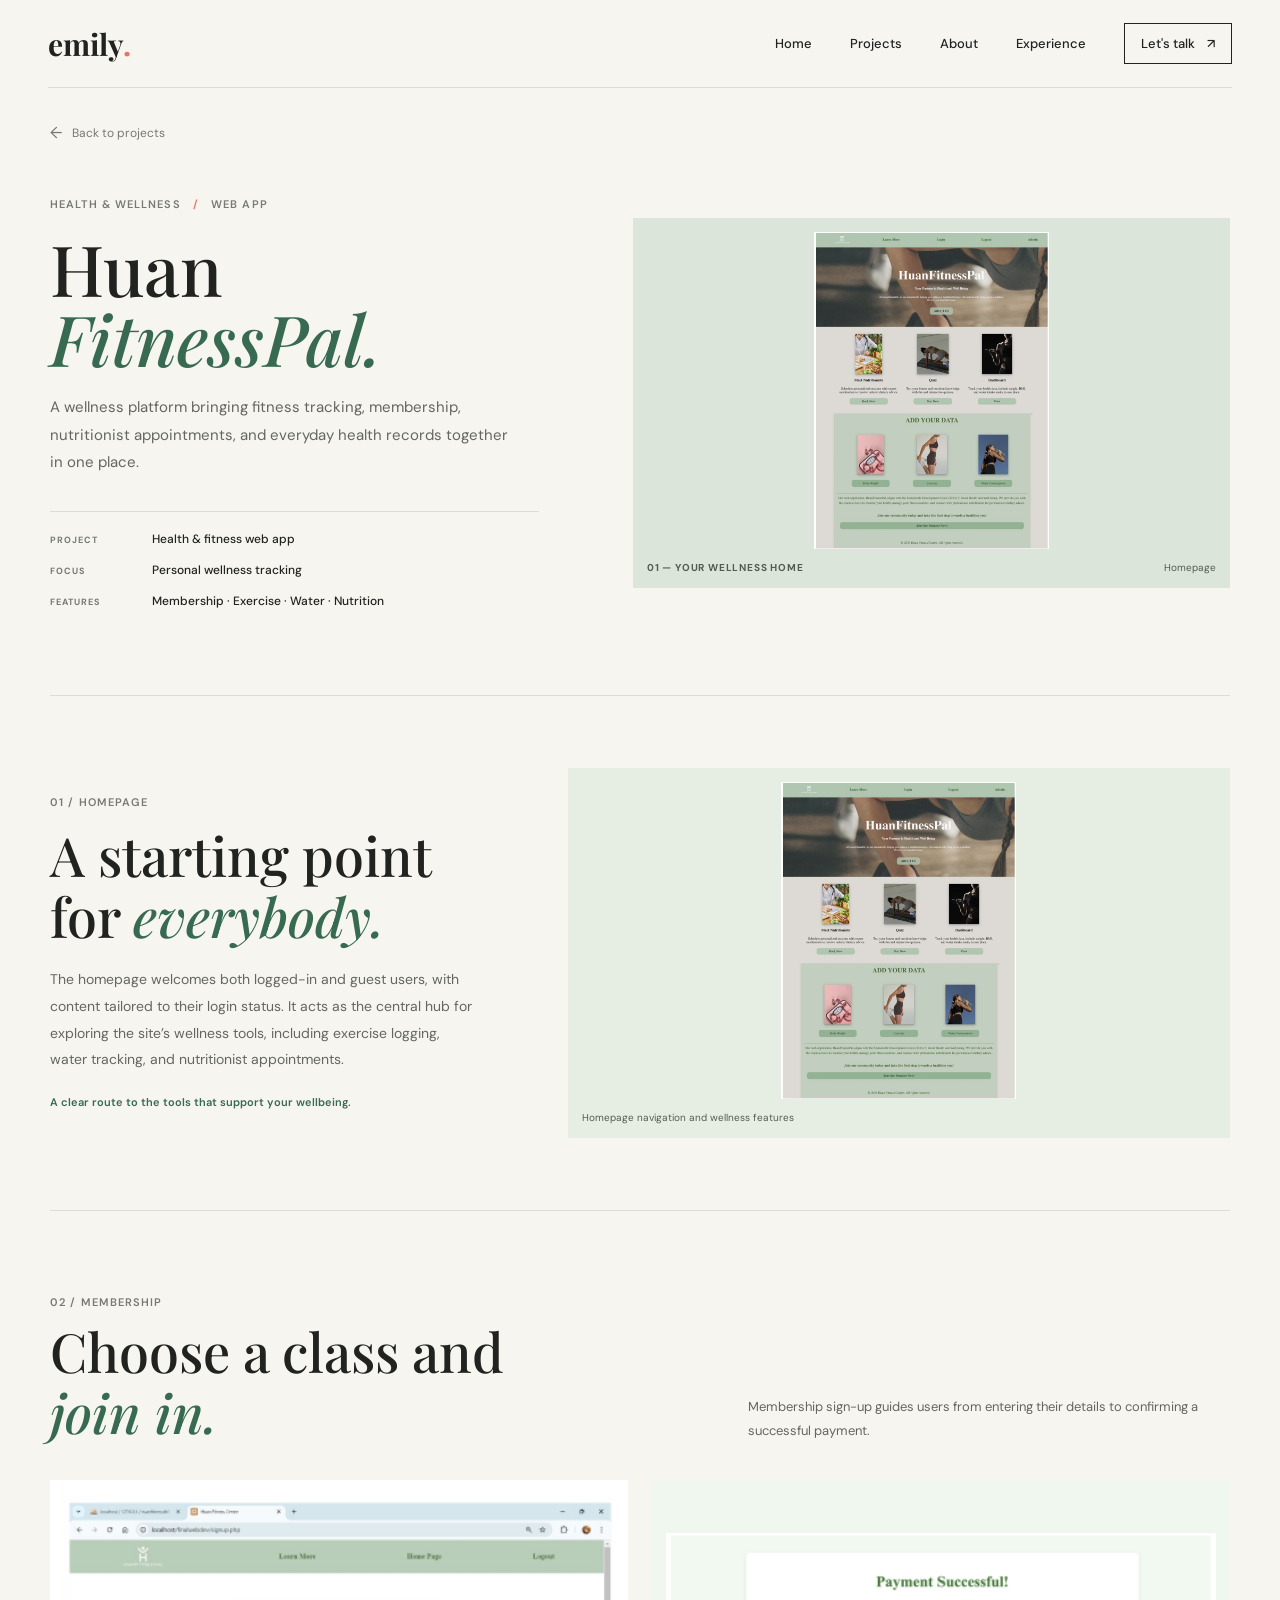
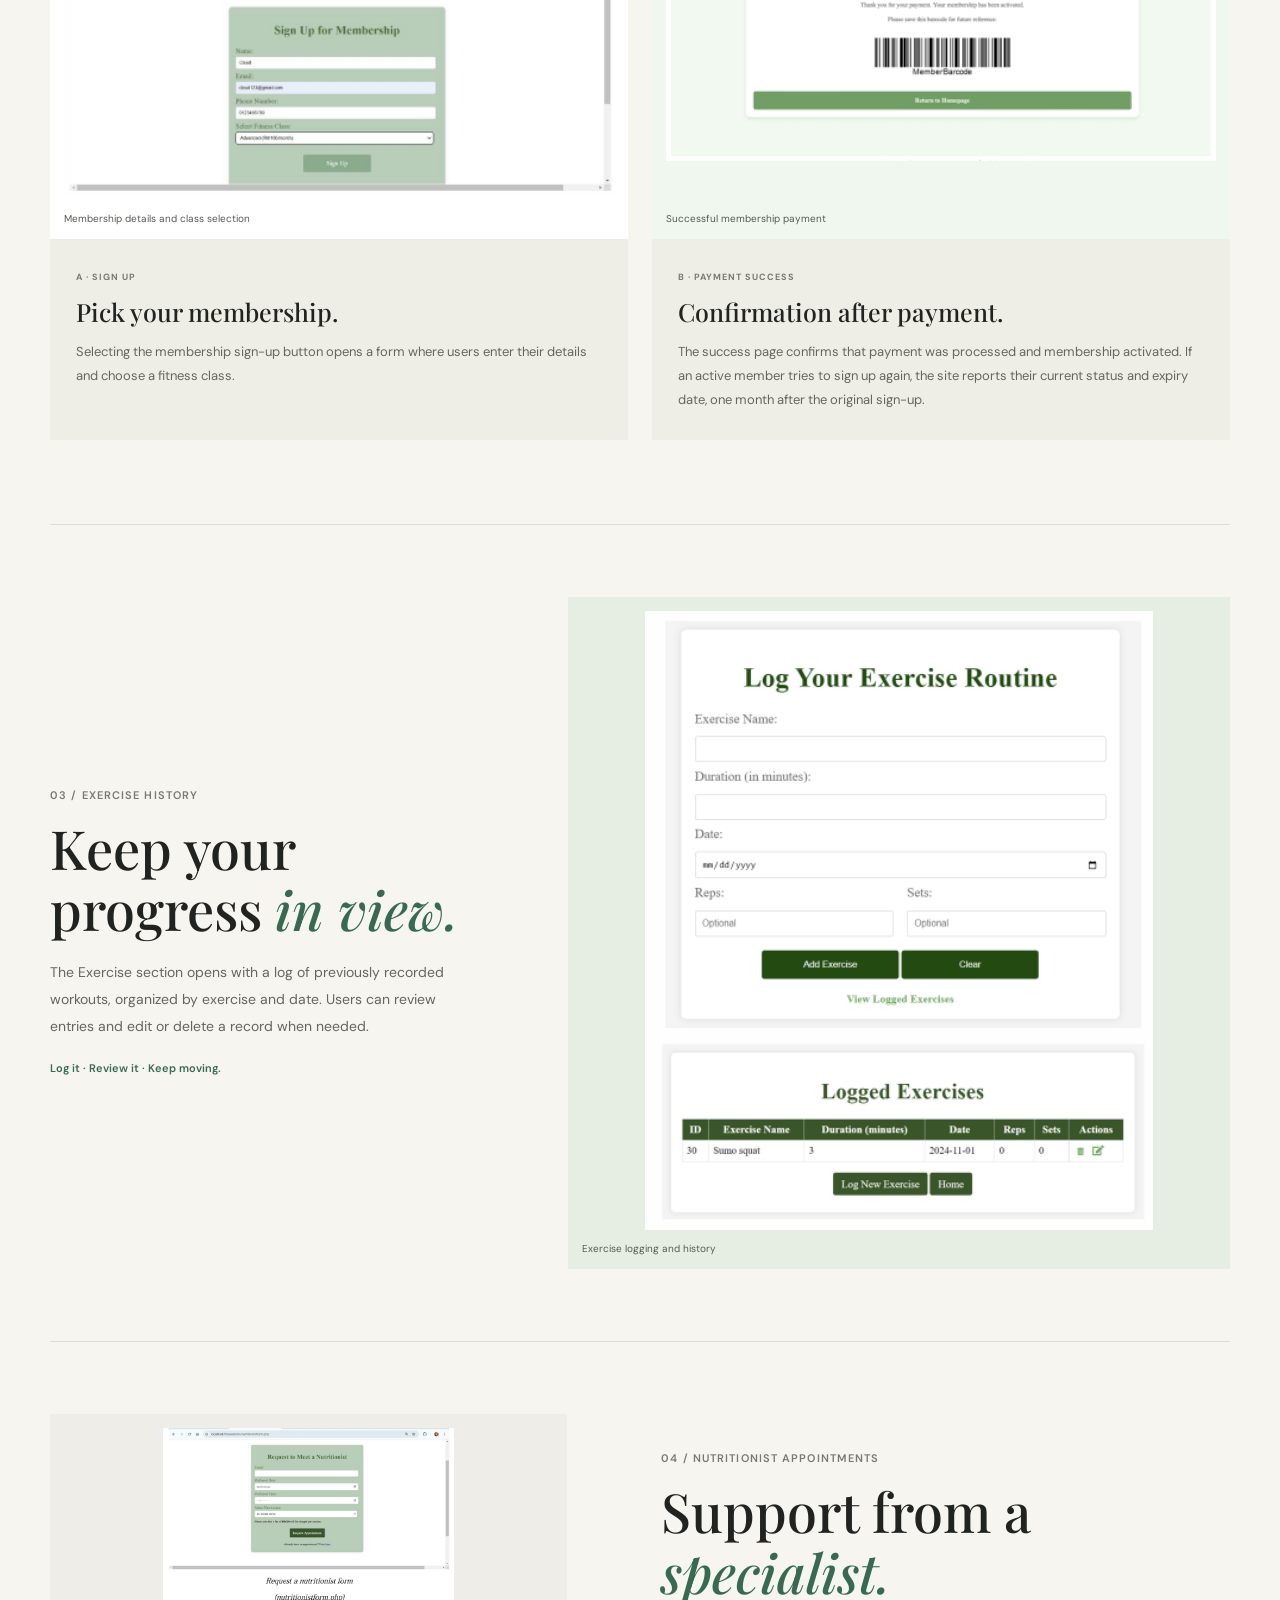
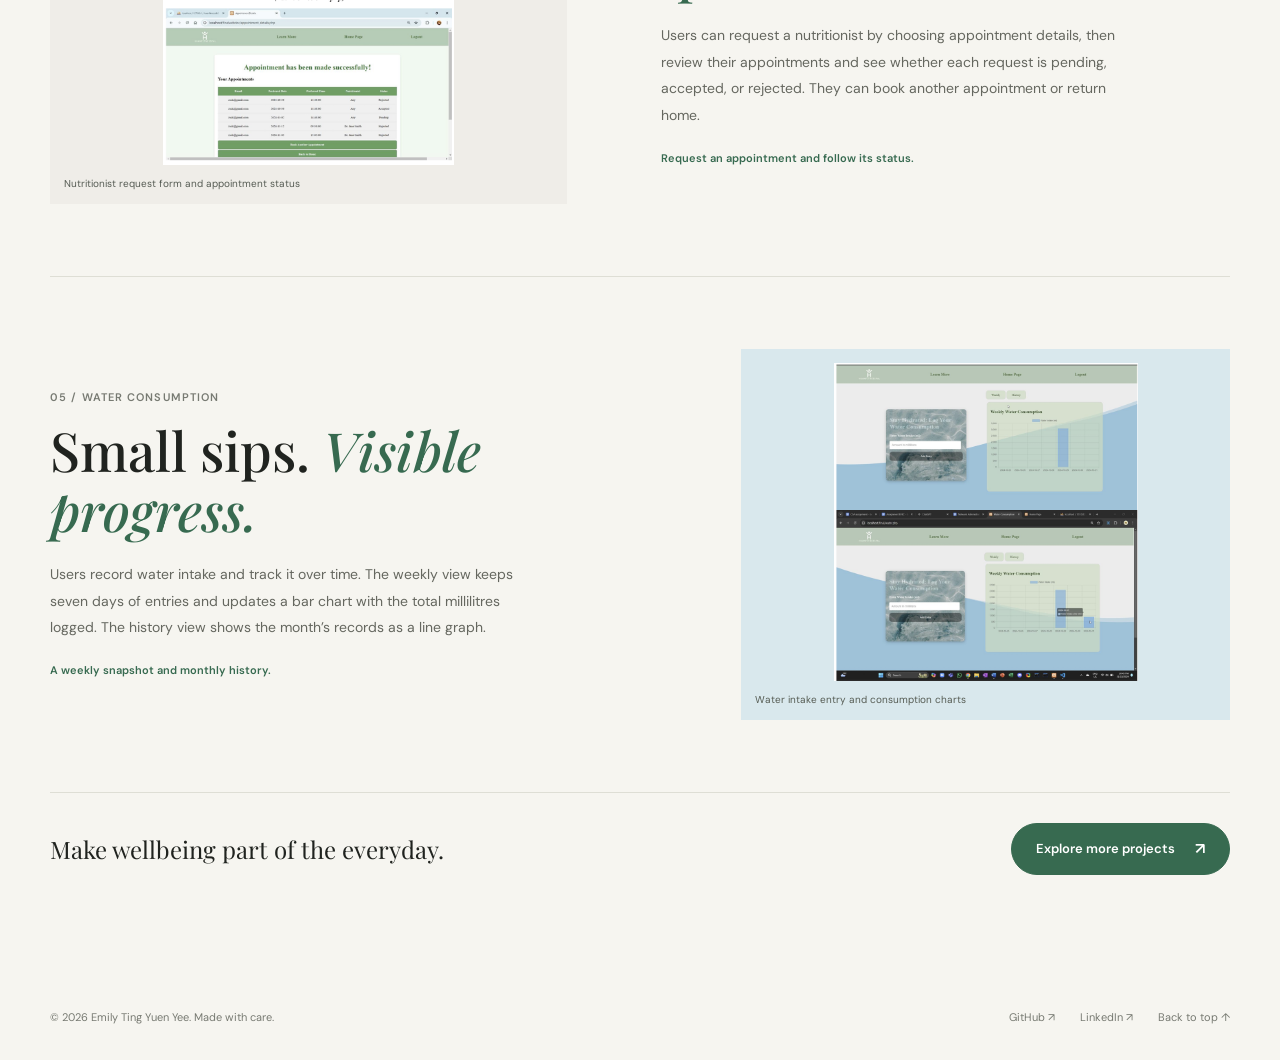
<file: project3.html>
<!DOCTYPE html>
<html lang="en">
<head>
    <meta charset="UTF-8">
    <meta name="viewport" content="width=device-width, initial-scale=1.0">
    <meta name="theme-color" content="#f6f5f0">
    <meta name="description" content="Explore HuanFitnessPal, a wellness web app for fitness tracking, memberships, nutritionist appointments, and water consumption history.">
    <title>HuanFitnessPal | Emily</title>
    <link rel="preconnect" href="https://fonts.googleapis.com">
    <link rel="preconnect" href="https://fonts.gstatic.com" crossorigin>
    <link href="https://fonts.googleapis.com/css2?family=DM+Sans:wght@400;500;600;700&family=Playfair+Display:ital,wght@0,500;0,600;0,700;1,500;1,600&display=swap" rel="stylesheet">
    <link rel="stylesheet" href="portfolio.css">
    <script src="portfolio.js" defer></script>
</head>
<body>
    <header class="site-header" id="top">
        <a class="wordmark" href="./index.html" aria-label="Emily, home">emily<span>.</span></a>
        <nav class="site-nav" aria-label="Main navigation">
            <a href="./index.html">Home</a>
            <a href="./projects.html">Projects</a>
            <a href="./about.html">About</a>
            <a href="./experience.html">Experience</a>
            <a class="nav-contact" href="mailto:emilyting05312017@gmail.com">Let's talk <span aria-hidden="true">↗</span></a>
        </nav>
    </header>

    <main class="case-study case-fitness page-wrap">
        <a class="case-back" href="./projects.html#project-list"><span aria-hidden="true">←</span> Back to projects</a>

        <section class="case-hero" aria-labelledby="case-title">
            <div class="case-hero-copy">
                <p class="eyebrow">Health &amp; Wellness <span class="case-eyebrow-divider">/</span> Web App</p>
                <h1 id="case-title">Huan<br><em>FitnessPal.</em></h1>
                <p class="case-intro">A wellness platform bringing fitness tracking, membership, nutritionist appointments, and everyday health records together in one place.</p>
                <div class="case-facts" aria-label="Project overview">
                    <div><span>PROJECT</span><strong>Health &amp; fitness web app</strong></div>
                    <div><span>FOCUS</span><strong>Personal wellness tracking</strong></div>
                    <div><span>FEATURES</span><strong>Membership · Exercise · Water · Nutrition</strong></div>
                </div>
            </div>
            <figure class="case-hero-image">
                <img src="./fitnesshome.png" alt="HuanFitnessPal homepage with welcome content and links to nutritionists, exercise, body weight, and water consumption" fetchpriority="high">
                <figcaption><span>01 — YOUR WELLNESS HOME</span><span>Homepage</span></figcaption>
            </figure>
        </section>

        <section class="case-feature" aria-labelledby="fitness-home-title">
            <div class="case-feature-copy">
                <p class="eyebrow">01 / Homepage</p>
                <h2 id="fitness-home-title">A starting point for <em>everybody.</em></h2>
                <p>The homepage welcomes both logged-in and guest users, with content tailored to their login status. It acts as the central hub for exploring the site’s wellness tools, including exercise logging, water tracking, and nutritionist appointments.</p>
                <span class="case-feature-note">A clear route to the tools that support your wellbeing.</span>
            </div>
            <figure class="case-image-frame">
                <img src="./fitnesshome.png" alt="Homepage featuring wellness information, nutritionist appointments, exercise, body weight, and water tracking" loading="lazy">
                <figcaption>Homepage navigation and wellness features</figcaption>
            </figure>
        </section>

        <section class="case-security" aria-labelledby="fitness-membership-title">
            <div class="case-section-heading">
                <p class="eyebrow">02 / Membership</p>
                <h2 id="fitness-membership-title">Choose a class and <em>join in.</em></h2>
                <p>Membership sign-up guides users from entering their details to confirming a successful payment.</p>
            </div>
            <div class="case-membership-cards">
                <article class="case-membership-card">
                    <figure class="case-image-frame case-image-signup">
                        <img src="./fitnesssignup.png" alt="HuanFitnessPal membership sign-up form for entering personal details and selecting a fitness class" loading="lazy">
                        <figcaption>Membership details and class selection</figcaption>
                    </figure>
                    <div class="case-card-copy">
                        <span class="case-step">A · SIGN UP</span>
                        <h3>Pick your membership.</h3>
                        <p>Selecting the membership sign-up button opens a form where users enter their details and choose a fitness class.</p>
                    </div>
                </article>
                <article class="case-membership-card">
                    <figure class="case-image-frame case-image-member">
                        <img src="./fitnessmember.png" alt="HuanFitnessPal payment success page confirming membership activation" loading="lazy">
                        <figcaption>Successful membership payment</figcaption>
                    </figure>
                    <div class="case-card-copy">
                        <span class="case-step">B · PAYMENT SUCCESS</span>
                        <h3>Confirmation after payment.</h3>
                        <p>The success page confirms that payment was processed and membership activated. If an active member tries to sign up again, the site reports their current status and expiry date, one month after the original sign-up.</p>
                    </div>
                </article>
            </div>
        </section>

        <section class="case-feature" aria-labelledby="fitness-exercise-title">
            <div class="case-feature-copy">
                <p class="eyebrow">03 / Exercise history</p>
                <h2 id="fitness-exercise-title">Keep your progress <em>in view.</em></h2>
                <p>The Exercise section opens with a log of previously recorded workouts, organized by exercise and date. Users can review entries and edit or delete a record when needed.</p>
                <span class="case-feature-note">Log it · Review it · Keep moving.</span>
            </div>
            <figure class="case-image-frame case-image-exercise">
                <img src="./fitnessexercise.png" alt="HuanFitnessPal exercise form and logged exercise table with edit and delete actions" loading="lazy">
                <figcaption>Exercise logging and history</figcaption>
            </figure>
        </section>

        <section class="case-feature case-feature-appointment" aria-labelledby="fitness-appointment-title">
            <figure class="case-image-frame case-image-appointment">
                <img src="./fitnessappointment.png" alt="Nutritionist appointment request form and appointment history with dates, nutritionists, and request statuses" loading="lazy">
                <figcaption>Nutritionist request form and appointment status</figcaption>
            </figure>
            <div class="case-feature-copy">
                <p class="eyebrow">04 / Nutritionist appointments</p>
                <h2 id="fitness-appointment-title">Support from a <em>specialist.</em></h2>
                <p>Users can request a nutritionist by choosing appointment details, then review their appointments and see whether each request is pending, accepted, or rejected. They can book another appointment or return home.</p>
                <span class="case-feature-note">Request an appointment and follow its status.</span>
            </div>
        </section>

        <section class="case-feature case-feature-water" aria-labelledby="fitness-water-title">
            <div class="case-feature-copy">
                <p class="eyebrow">05 / Water consumption</p>
                <h2 id="fitness-water-title">Small sips. <em>Visible progress.</em></h2>
                <p>Users record water intake and track it over time. The weekly view keeps seven days of entries and updates a bar chart with the total millilitres logged. The history view shows the month’s records as a line graph.</p>
                <span class="case-feature-note">A weekly snapshot and monthly history.</span>
            </div>
            <figure class="case-image-frame case-image-water">
                <img src="./fitnesswater.png" alt="HuanFitnessPal water intake form with weekly and history chart views" loading="lazy">
                <figcaption>Water intake entry and consumption charts</figcaption>
            </figure>
        </section>

        <div class="case-study-footer">
            <p>Make wellbeing part of the everyday.</p>
            <a class="projects-button" href="./projects.html#project-list">Explore more projects <span aria-hidden="true">↗</span></a>
        </div>
    </main>

    <footer class="site-footer page-wrap">
        <span>© <span id="year">2026</span> Emily Ting Yuen Yee. Made with care.</span>
        <div class="footer-links">
            <a href="https://github.com/Emily050606?tab=repositories" target="_blank" rel="noreferrer">GitHub <span aria-hidden="true">↗</span></a>
            <a href="https://www.linkedin.com/in/emily-ting59319028a/" target="_blank" rel="noreferrer">LinkedIn <span aria-hidden="true">↗</span></a>
            <a href="#top">Back to top ↑</a>
        </div>
    </footer>
</body>
</html>
</file>
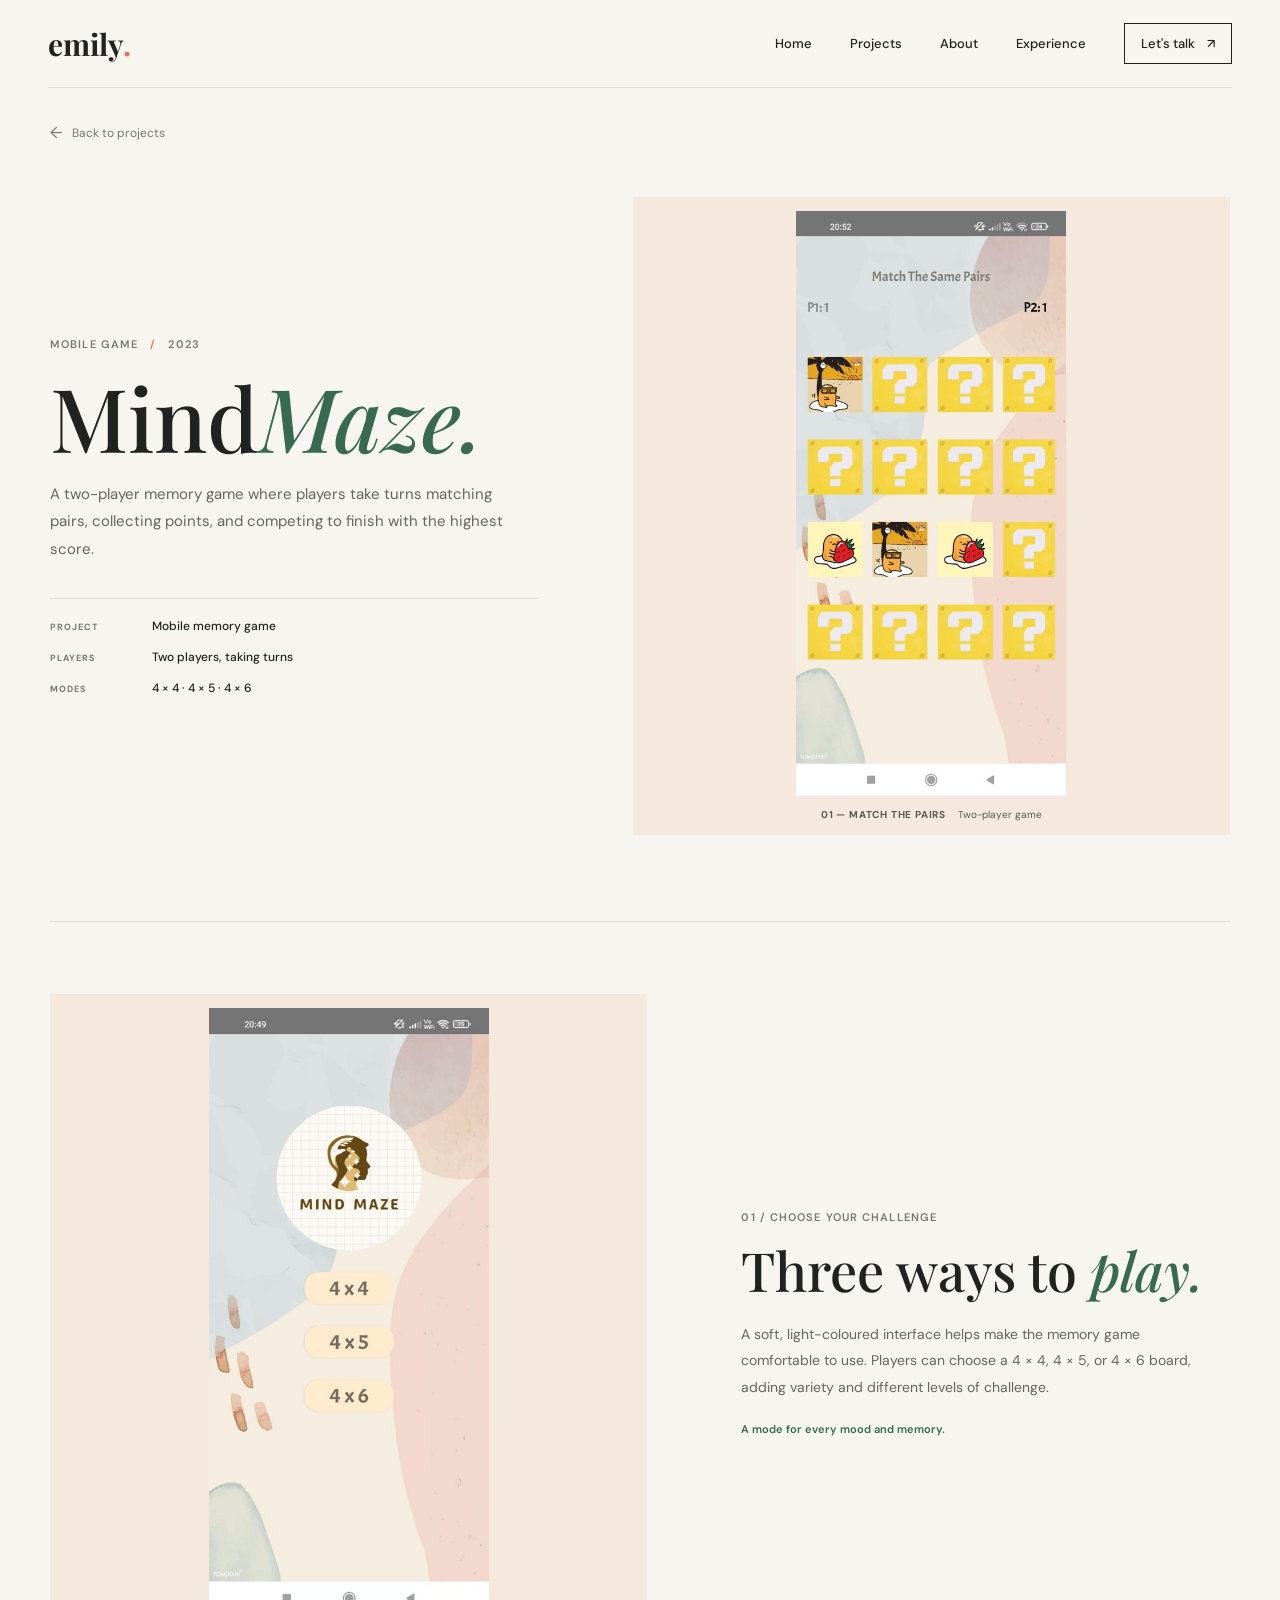
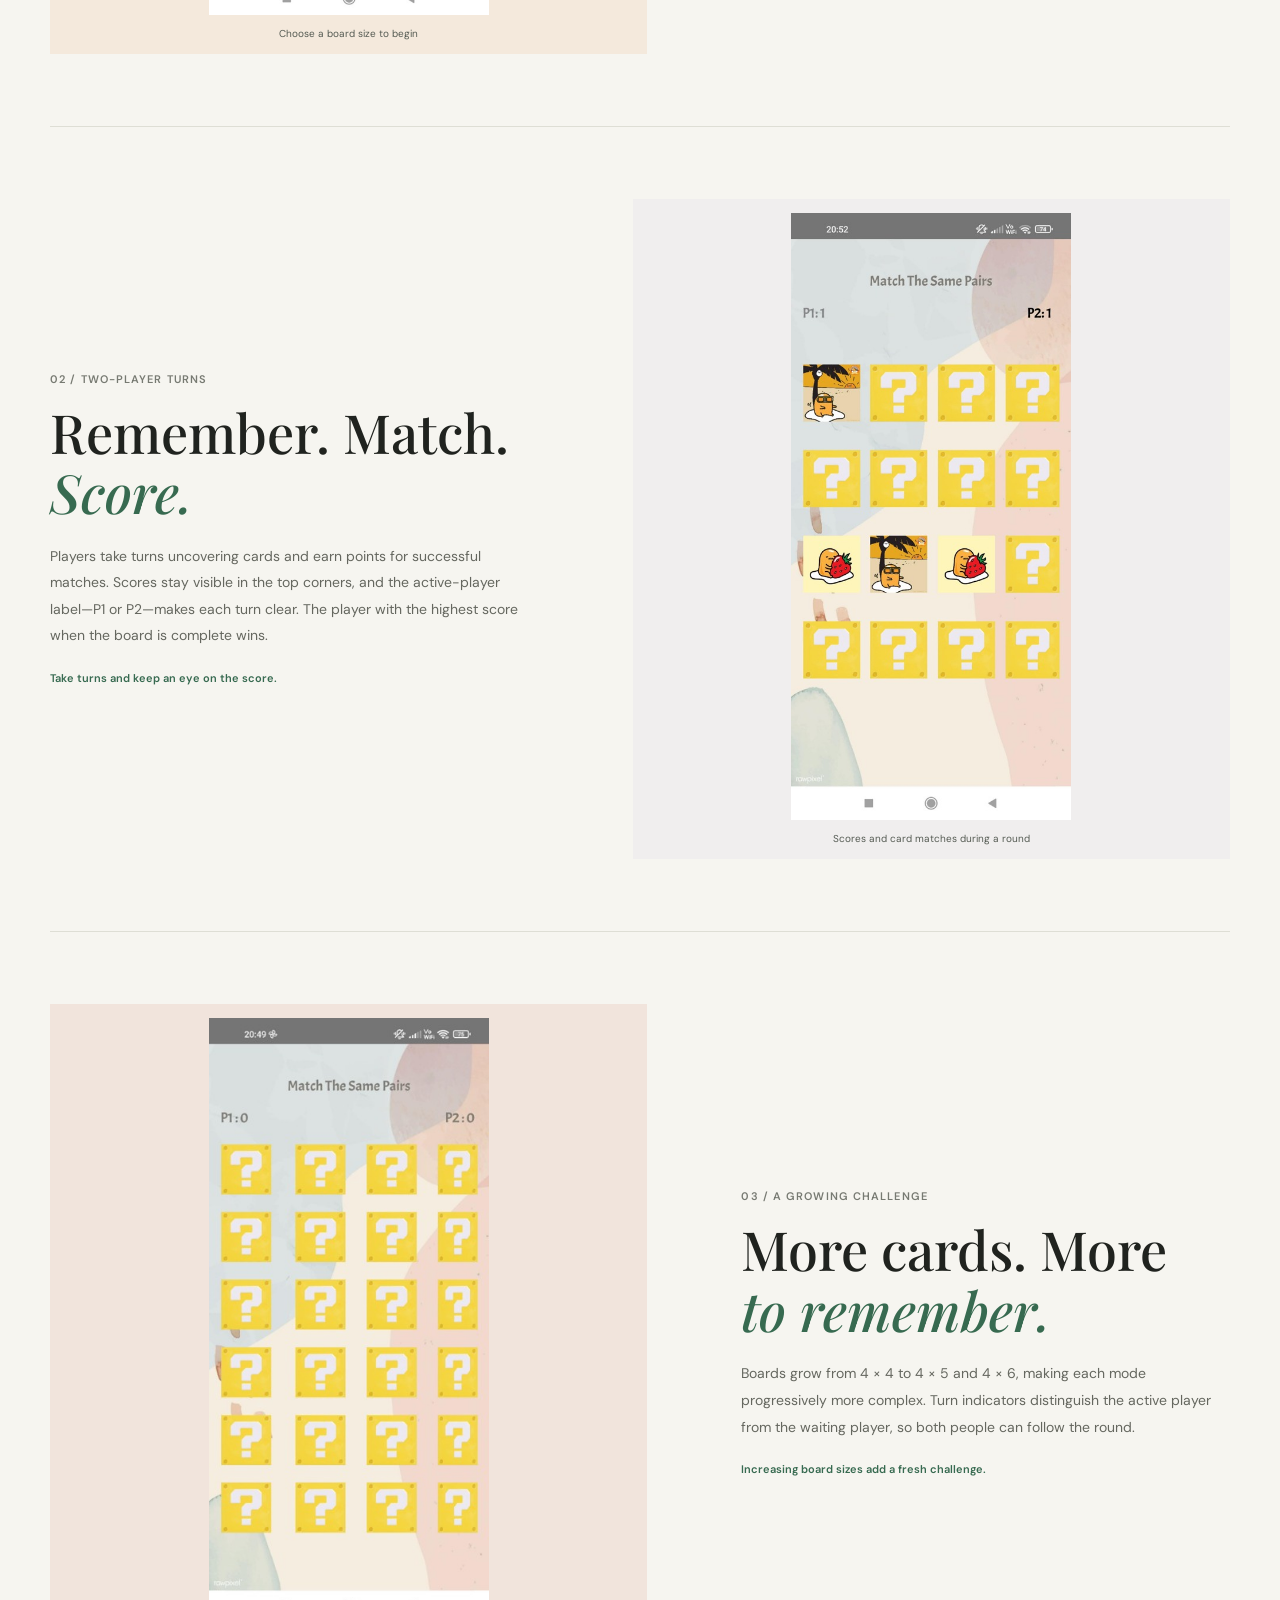
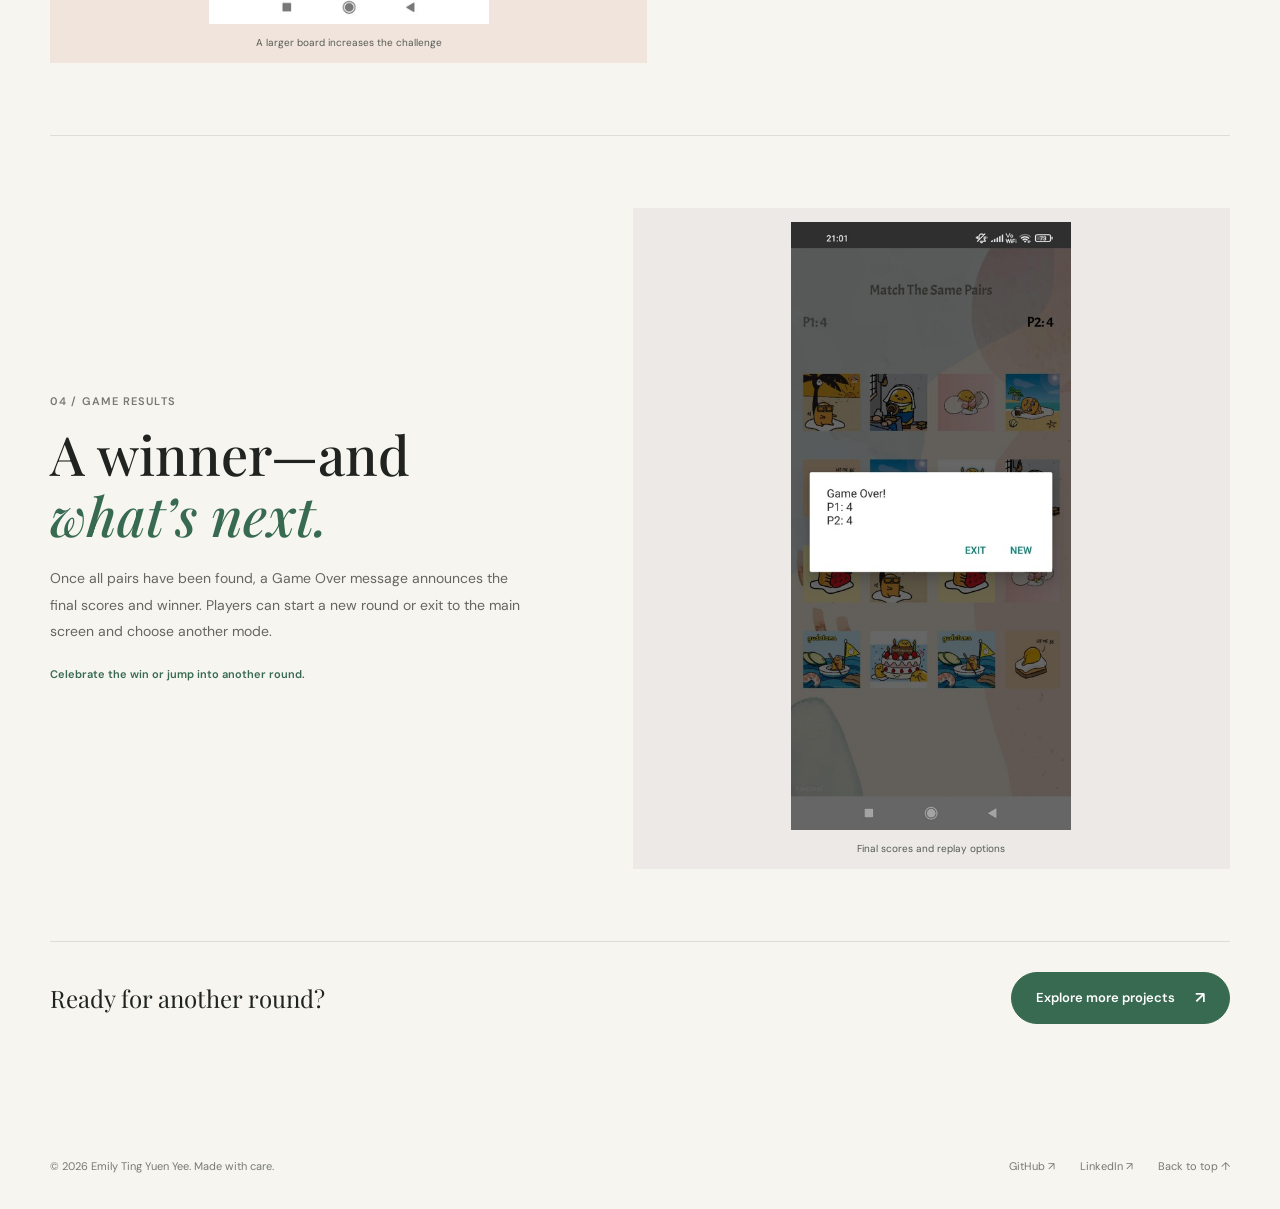
<file: project4.html>
<!DOCTYPE html>
<html lang="en">
<head>
    <meta charset="UTF-8">
    <meta name="viewport" content="width=device-width, initial-scale=1.0">
    <meta name="theme-color" content="#f6f5f0">
    <meta name="description" content="Explore MindMaze, a two-player mobile memory game with three board sizes, turn-based scoring, and a winner screen.">
    <title>MindMaze | Emily</title>
    <link rel="preconnect" href="https://fonts.googleapis.com">
    <link rel="preconnect" href="https://fonts.gstatic.com" crossorigin>
    <link href="https://fonts.googleapis.com/css2?family=DM+Sans:wght@400;500;600;700&family=Playfair+Display:ital,wght@0,500;0,600;0,700;1,500;1,600&display=swap" rel="stylesheet">
    <link rel="stylesheet" href="portfolio.css">
    <script src="portfolio.js" defer></script>
</head>
<body>
    <header class="site-header" id="top">
        <a class="wordmark" href="./index.html" aria-label="Emily, home">emily<span>.</span></a>
        <nav class="site-nav" aria-label="Main navigation">
            <a href="./index.html">Home</a>
            <a href="./projects.html">Projects</a>
            <a href="./about.html">About</a>
            <a href="./experience.html">Experience</a>
            <a class="nav-contact" href="mailto:emilyting05312017@gmail.com">Let's talk <span aria-hidden="true">↗</span></a>
        </nav>
    </header>

    <main class="case-study case-mindmaze page-wrap">
        <a class="case-back" href="./projects.html#project-list"><span aria-hidden="true">←</span> Back to projects</a>

        <section class="case-hero" aria-labelledby="case-title">
            <div class="case-hero-copy">
                <p class="eyebrow">Mobile Game <span class="case-eyebrow-divider">/</span> 2023</p>
                <h1 id="case-title">Mind<em>Maze.</em></h1>
                <p class="case-intro">A two-player memory game where players take turns matching pairs, collecting points, and competing to finish with the highest score.</p>
                <div class="case-facts" aria-label="Project overview">
                    <div><span>PROJECT</span><strong>Mobile memory game</strong></div>
                    <div><span>PLAYERS</span><strong>Two players, taking turns</strong></div>
                    <div><span>MODES</span><strong>4 × 4 · 4 × 5 · 4 × 6</strong></div>
                </div>
            </div>
            <figure class="case-hero-image">
                <img src="./mindmazematch.jpeg" alt="MindMaze two-player matching game showing player scores and a grid of cards" fetchpriority="high">
                <figcaption><span>01 — MATCH THE PAIRS</span><span>Two-player game</span></figcaption>
            </figure>
        </section>

        <section class="case-feature case-feature-modes" aria-labelledby="mindmaze-modes-title">
            <figure class="case-image-frame">
                <img src="./mindmaze.jpeg" alt="MindMaze home screen with 4 by 4, 4 by 5, and 4 by 6 game mode buttons" loading="lazy">
                <figcaption>Choose a board size to begin</figcaption>
            </figure>
            <div class="case-feature-copy">
                <p class="eyebrow">01 / Choose your challenge</p>
                <h2 id="mindmaze-modes-title">Three ways to <em>play.</em></h2>
                <p>A soft, light-coloured interface helps make the memory game comfortable to use. Players can choose a 4 × 4, 4 × 5, or 4 × 6 board, adding variety and different levels of challenge.</p>
                <span class="case-feature-note">A mode for every mood and memory.</span>
            </div>
        </section>

        <section class="case-feature" aria-labelledby="mindmaze-match-title">
            <div class="case-feature-copy">
                <p class="eyebrow">02 / Two-player turns</p>
                <h2 id="mindmaze-match-title">Remember. Match. <em>Score.</em></h2>
                <p>Players take turns uncovering cards and earn points for successful matches. Scores stay visible in the top corners, and the active-player label—P1 or P2—makes each turn clear. The player with the highest score when the board is complete wins.</p>
                <span class="case-feature-note">Take turns and keep an eye on the score.</span>
            </div>
            <figure class="case-image-frame case-image-match">
                <img src="./mindmazematch.jpeg" alt="Memory game in progress, with P1 and P2 scores at the top and matching cards revealed" loading="lazy">
                <figcaption>Scores and card matches during a round</figcaption>
            </figure>
        </section>

        <section class="case-feature case-feature-modes" aria-labelledby="mindmaze-puzzle-title">
            <figure class="case-image-frame case-image-puzzle">
                <img src="./mindmazepuzzle.jpeg" alt="MindMaze larger card grid with player scores and face-down cards" loading="lazy">
                <figcaption>A larger board increases the challenge</figcaption>
            </figure>
            <div class="case-feature-copy">
                <p class="eyebrow">03 / A growing challenge</p>
                <h2 id="mindmaze-puzzle-title">More cards. More <em>to remember.</em></h2>
                <p>Boards grow from 4 × 4 to 4 × 5 and 4 × 6, making each mode progressively more complex. Turn indicators distinguish the active player from the waiting player, so both people can follow the round.</p>
                <span class="case-feature-note">Increasing board sizes add a fresh challenge.</span>
            </div>
        </section>

        <section class="case-feature" aria-labelledby="mindmaze-results-title">
            <div class="case-feature-copy">
                <p class="eyebrow">04 / Game results</p>
                <h2 id="mindmaze-results-title">A winner—and <em>what’s next.</em></h2>
                <p>Once all pairs have been found, a Game Over message announces the final scores and winner. Players can start a new round or exit to the main screen and choose another mode.</p>
                <span class="case-feature-note">Celebrate the win or jump into another round.</span>
            </div>
            <figure class="case-image-frame case-image-results">
                <img src="./mindmazeresults.jpeg" alt="MindMaze Game Over dialog showing both player scores and options to exit or start a new round" loading="lazy">
                <figcaption>Final scores and replay options</figcaption>
            </figure>
        </section>

        <div class="case-study-footer">
            <p>Ready for another round?</p>
            <a class="projects-button" href="./projects.html#project-list">Explore more projects <span aria-hidden="true">↗</span></a>
        </div>
    </main>

    <footer class="site-footer page-wrap">
        <span>© <span id="year">2026</span> Emily Ting Yuen Yee. Made with care.</span>
        <div class="footer-links">
            <a href="https://github.com/Emily050606?tab=repositories" target="_blank" rel="noreferrer">GitHub <span aria-hidden="true">↗</span></a>
            <a href="https://www.linkedin.com/in/emily-ting59319028a/" target="_blank" rel="noreferrer">LinkedIn <span aria-hidden="true">↗</span></a>
            <a href="#top">Back to top ↑</a>
        </div>
    </footer>
</body>
</html>
</file>
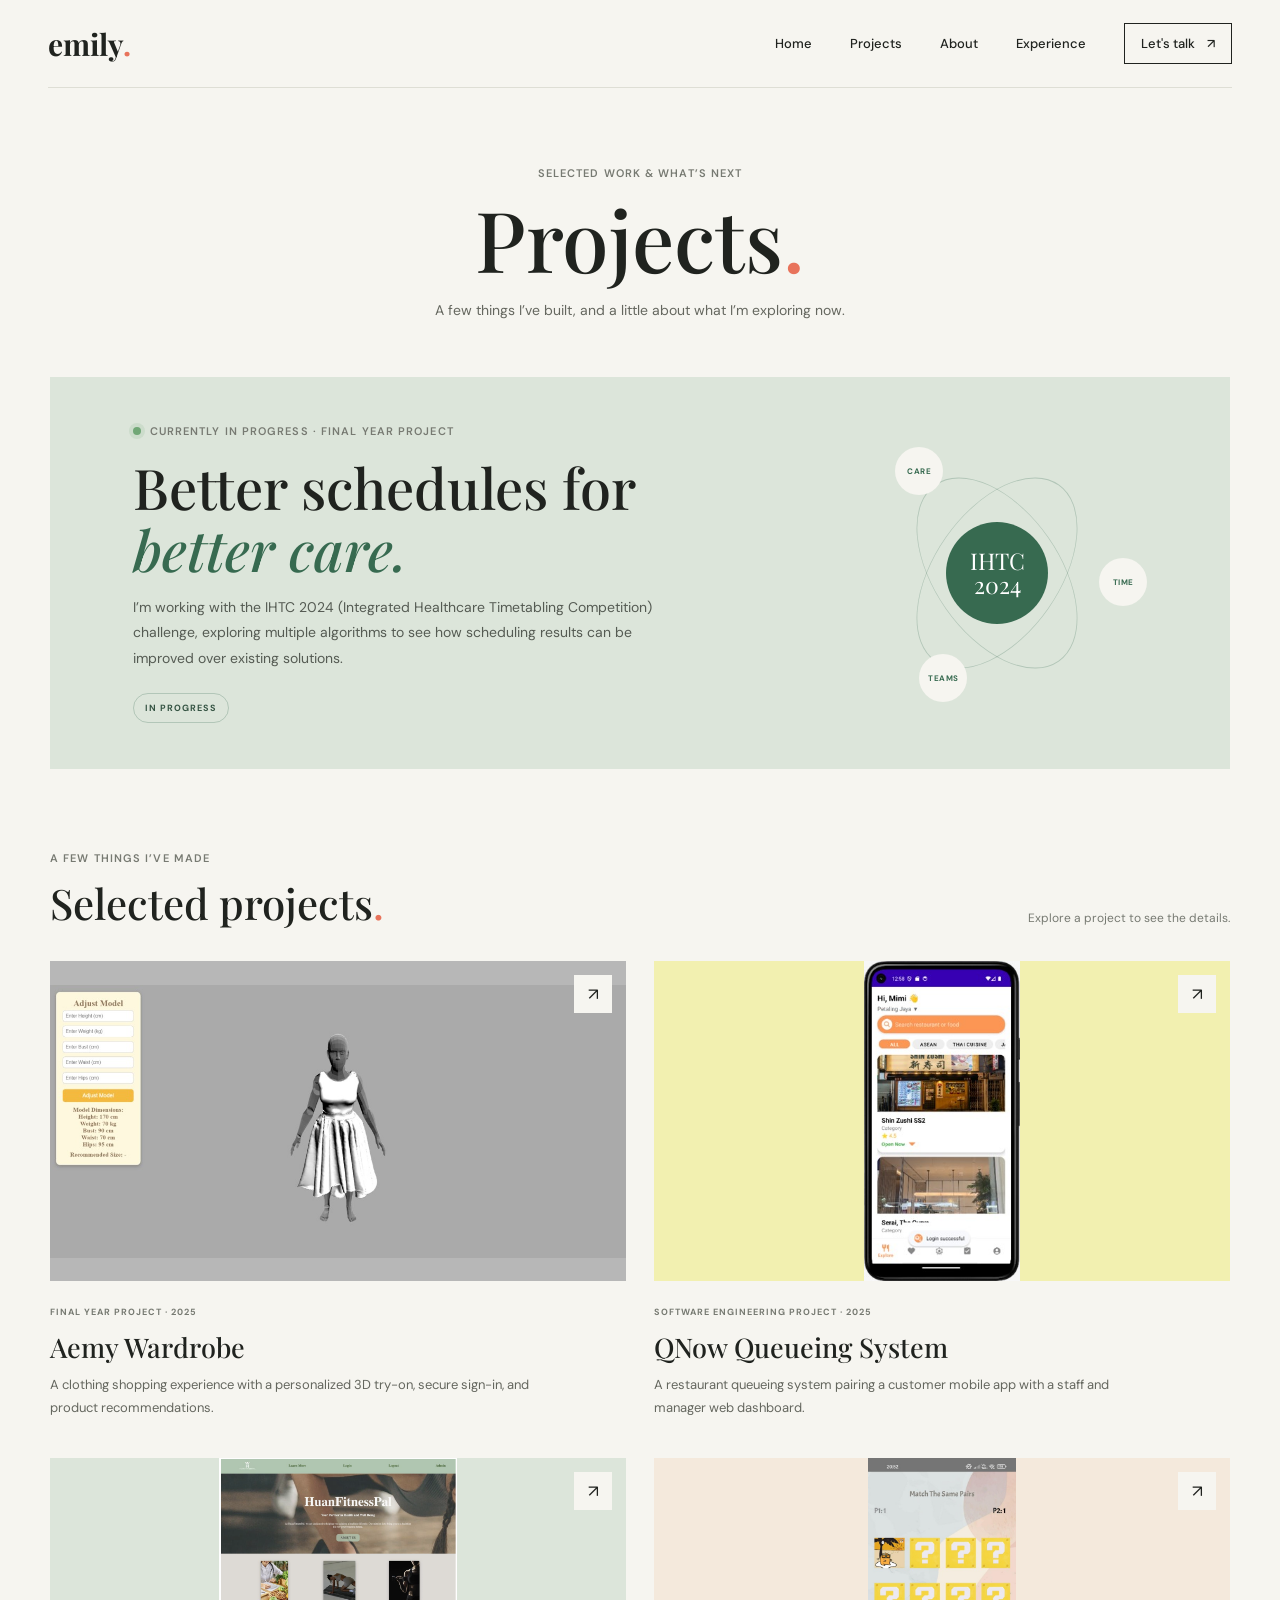
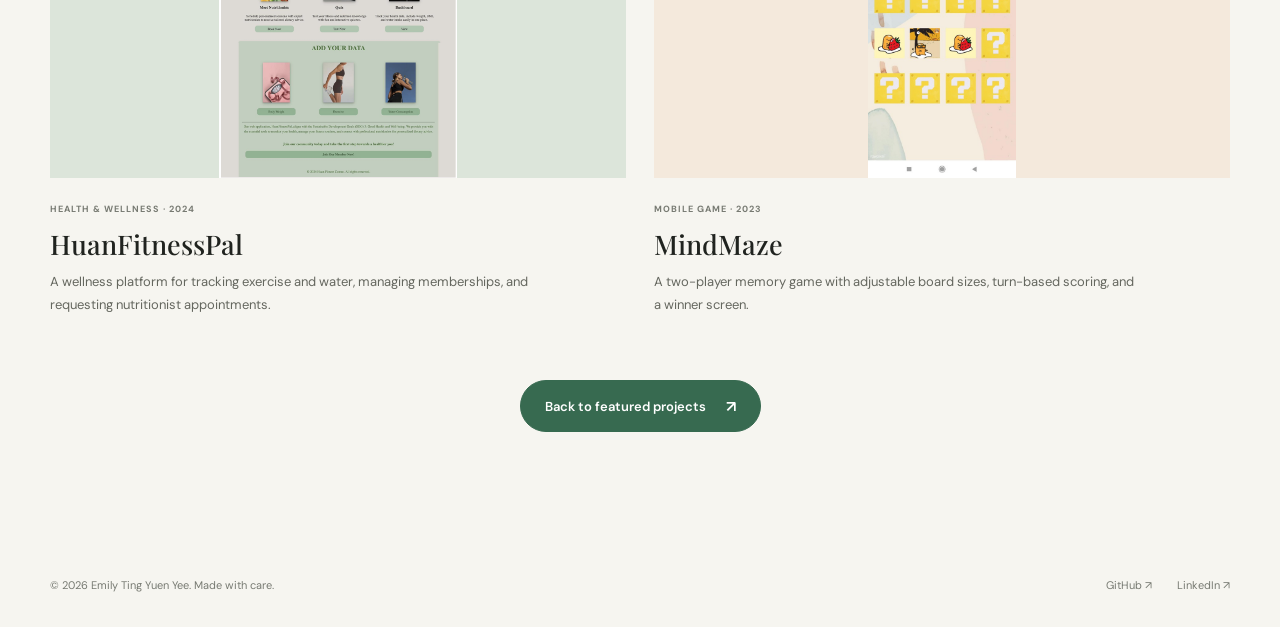
<file: projects.html>
<!DOCTYPE html>
<html lang="en">
<head>
    <meta charset="UTF-8">
    <meta name="viewport" content="width=device-width, initial-scale=1.0">
    <meta name="theme-color" content="#f6f5f0">
    <meta name="description" content="Explore Emily's projects, including a 3D modeling e-commerce website, a restaurant queueing app, and an in-progress healthcare timetabling project.">
    <title>Projects | Emily</title>
    <link rel="preconnect" href="https://fonts.googleapis.com">
    <link rel="preconnect" href="https://fonts.gstatic.com" crossorigin>
    <link href="https://fonts.googleapis.com/css2?family=DM+Sans:wght@400;500;600;700&family=Playfair+Display:ital,wght@0,500;0,600;0,700;1,500;1,600&display=swap" rel="stylesheet">
    <link rel="stylesheet" href="portfolio.css">
</head>
<body>
    <header class="site-header" id="top">
        <a class="wordmark" href="./index.html" aria-label="Emily, home">emily<span>.</span></a>
        <nav class="site-nav" aria-label="Main navigation">
            <a href="./index.html">Home</a>
            <a href="./projects.html">Projects</a>
            <a href="./about.html">About</a>
            <a href="./experience.html">Experience</a>
            <a class="nav-contact" href="mailto:emilyting05312017@gmail.com">Let's talk <span aria-hidden="true">↗</span></a>
        </nav>
    </header>

    <main class="projects-page page-wrap">
        <div class="projects-page-heading">
            <p class="eyebrow">Selected work &amp; what’s next</p>
            <h1>Projects<span class="accent-dot">.</span></h1>
            <p>A few things I’ve built, and a little about what I’m exploring now.</p>
        </div>

        <section class="current-focus" id="current-focus" aria-labelledby="current-focus-title">
            <div class="current-focus-copy">
                <p class="eyebrow"><span class="focus-indicator" aria-hidden="true"></span> Currently in progress · Final Year Project</p>
                <h2 id="current-focus-title">Better schedules for <em>better care.</em></h2>
                <p>I’m working with the IHTC 2024 (Integrated Healthcare Timetabling Competition) challenge, exploring multiple algorithms to see how scheduling results can be improved over existing solutions.</p>
                <span class="focus-status">IN PROGRESS</span>
            </div>
            <div class="focus-graphic" aria-hidden="true">
                <span class="focus-graphic-orbit focus-graphic-orbit-one"></span>
                <span class="focus-graphic-orbit focus-graphic-orbit-two"></span>
                <span class="focus-graphic-center">IHTC<br>2024</span>
                <span class="focus-graphic-label focus-graphic-label-one">CARE</span>
                <span class="focus-graphic-label focus-graphic-label-two">TIME</span>
                <span class="focus-graphic-label focus-graphic-label-three">TEAMS</span>
            </div>
        </section>

        <section class="project-list-section" id="project-list" aria-labelledby="project-list-title">
            <div class="project-list-heading">
                <div>
                    <p class="eyebrow">A few things I’ve made</p>
                    <h2 id="project-list-title">Selected projects<span class="accent-dot">.</span></h2>
                </div>
                <p>Explore a project to see the details.</p>
            </div>
            <div class="project-catalog">
                <a class="catalog-card catalog-card-aemy" id="modeling-title" href="./project1.html">
                    <div class="catalog-image">
                        <img src="./aemywardrobe.jpeg" alt="Aemy Wardrobe 3D clothing model and measurement controls" loading="lazy">
                        <span class="catalog-arrow" aria-hidden="true">↗</span>
                    </div>
                    <div class="catalog-card-copy">
                        <span class="catalog-kicker">FINAL YEAR PROJECT · 2025</span>
                        <h3>Aemy Wardrobe</h3>
                        <p>A clothing shopping experience with a personalized 3D try-on, secure sign-in, and product recommendations.</p>
                    </div>
                </a>
                <a class="catalog-card catalog-card-qnow" id="qnow-title" href="./project2.html">
                    <div class="catalog-image">
                        <img src="./qnowcust.jpeg" alt="QNow customer app for discovering restaurants and joining a queue" loading="lazy">
                        <span class="catalog-arrow" aria-hidden="true">↗</span>
                    </div>
                    <div class="catalog-card-copy">
                        <span class="catalog-kicker">SOFTWARE ENGINEERING PROJECT · 2025</span>
                        <h3>QNow Queueing System</h3>
                        <p>A restaurant queueing system pairing a customer mobile app with a staff and manager web dashboard.</p>
                    </div>
                </a>
                <a class="catalog-card catalog-card-fitness" id="fitness-title" href="./project3.html">
                    <div class="catalog-image">
                        <img src="./fitnesshome.png" alt="HuanFitnessPal homepage with wellness features and membership sign-up" loading="lazy">
                        <span class="catalog-arrow" aria-hidden="true">↗</span>
                    </div>
                    <div class="catalog-card-copy">
                        <span class="catalog-kicker">HEALTH &amp; WELLNESS · 2024</span>
                        <h3>HuanFitnessPal</h3>
                        <p>A wellness platform for tracking exercise and water, managing memberships, and requesting nutritionist appointments.</p>
                    </div>
                </a>
                <a class="catalog-card catalog-card-mindmaze" id="mindmaze-title" href="./project4.html">
                    <div class="catalog-image">
                        <img src="./mindmazematch.jpeg" alt="MindMaze two-player memory matching game with player scores" loading="lazy">
                        <span class="catalog-arrow" aria-hidden="true">↗</span>
                    </div>
                    <div class="catalog-card-copy">
                        <span class="catalog-kicker">MOBILE GAME · 2023</span>
                        <h3>MindMaze</h3>
                        <p>A two-player memory game with adjustable board sizes, turn-based scoring, and a winner screen.</p>
                    </div>
                </a>
            </div>
        </section>

        <div class="projects-back">
            <a class="projects-button" href="./index.html#work">Back to featured projects <span aria-hidden="true">↗</span></a>
        </div>
    </main>

    <footer class="site-footer page-wrap">
        <span>© <span id="year">2026</span> Emily Ting Yuen Yee. Made with care.</span>
        <div class="footer-links">
            <a href="https://github.com/Emily050606?tab=repositories" target="_blank" rel="noreferrer">GitHub <span aria-hidden="true">↗</span></a>
            <a href="https://www.linkedin.com/in/emily-ting59319028a/" target="_blank" rel="noreferrer">LinkedIn <span aria-hidden="true">↗</span></a>
        </div>
    </footer>
</body>
</html>
</file>
<file: portfolio.css>
:root {
	color-scheme: light;
	--paper: #f6f5f0;
	--ink: #20231f;
	--muted: #777a72;
	--line: #deded5;
	--green: #376a50;
	--coral: #e8735b;
	--serif: "Playfair Display", Georgia, serif;
	--sans: "DM Sans", sans-serif;
}

* { box-sizing: border-box; }
html { scroll-behavior: smooth; }
body { margin: 0; background: var(--paper); color: var(--ink); font-family: var(--sans); -webkit-font-smoothing: antialiased; }
a { color: inherit; text-decoration: none; }
img { display: block; width: 100%; }
.page-wrap { width: min(1180px, calc(100% - 96px)); margin-inline: auto; }

.site-header { width: min(1320px, calc(100% - 96px)); height: 88px; margin: auto; display: flex; align-items: center; justify-content: space-between; border-bottom: 1px solid var(--line); }
.wordmark { font-family: var(--serif); font-size: 30px; font-weight: 700; letter-spacing: 0; }
.wordmark span, .accent-dot { color: var(--coral); }
.site-nav { display: flex; align-items: center; gap: 38px; font-size: 13px; font-weight: 500; }
.site-nav a, .footer-links a { transition: color 180ms ease; }
.site-nav a:hover, .footer-links a:hover { color: var(--green); }
.nav-contact { border: 1px solid var(--ink); padding: 11px 16px; }
.nav-contact span { margin-left: 9px; }

.hero { position: relative; min-height: 640px; padding-block: 84px 104px; display: grid; grid-template-columns: 1.15fr .85fr; align-items: center; gap: 66px; }
.hero-copy { max-width: 610px; }
.eyebrow { margin: 0 0 22px; color: var(--muted); font-size: 11px; font-weight: 600; letter-spacing: 1.1px; text-transform: uppercase; }
.availability-dot { display: inline-block; width: 8px; height: 8px; margin-right: 8px; border-radius: 50%; background: #71a776; box-shadow: 0 0 0 4px #71a77625; vertical-align: 1px; }
h1, h2, h3, p, figure { margin-top: 0; }
.hero h1 { max-width: 630px; margin-bottom: 24px; font-family: var(--serif); font-size: clamp(54px, 6.3vw, 82px); font-weight: 500; line-height: 1.06; letter-spacing: 0; }
h1 em, h2 em { color: var(--green); font-weight: 500; }
.hero-description { max-width: 410px; margin-bottom: 28px; color: #65675f; font-size: 15px; line-height: 1.8; }
.text-link { display: inline-flex; gap: 13px; align-items: center; padding-bottom: 5px; border-bottom: 1px solid var(--ink); font-size: 13px; font-weight: 600; }
.text-link span, .contact-link span { transition: transform 180ms ease; }
.text-link:hover span, .contact-link:hover span { transform: translate(3px, -3px); }
.hero-image { position: relative; width: 100%; max-width: 400px; margin: 0 0 0 auto; }
.hero-image img { aspect-ratio: 4 / 5; object-fit: cover; object-position: center 38%; }
.hero-image figcaption { display: flex; justify-content: space-between; margin-top: 12px; color: var(--muted); font-size: 11px; }
.hero-image figcaption span { color: var(--coral); font-size: 16px; }
.hero-index { position: absolute; bottom: 40px; left: 0; color: var(--muted); font-size: 10px; letter-spacing: 1px; }

.work-section { padding: 100px 0 120px; background: #eeeee7; }
.section-heading { display: flex; align-items: end; justify-content: space-between; margin-bottom: 48px; }
.section-heading .eyebrow { margin-bottom: 12px; }
.section-heading h2, .about-copy h2 { margin-bottom: 0; font-family: var(--serif); font-size: 48px; font-weight: 500; line-height: 1.15; letter-spacing: 0; }
.section-note { margin: 0 0 6px; color: var(--muted); font-size: 13px; }
.project-grid { display: grid; grid-template-columns: repeat(2, minmax(0, 1fr)); gap: 48px; align-items: start; }
.project { display: block; min-width: 0; }
.project-image { position: relative; overflow: hidden; }
.project-image img { aspect-ratio: 2 / 1; object-fit: contain; }
.project:hover .project-image img { transform: scale(1.035); }
.project-large:hover .project-image img, .project-offset:hover .project-image img { transform: none; }
.project-image-green { background: #b7b7b7; }
.project-image-blue { background: #f2f0b0; }
.project-image-peach { background: #e8c8b7; }
.project-arrow { position: absolute; top: 16px; right: 16px; display: grid; width: 38px; height: 38px; place-items: center; background: var(--paper); font-size: 16px; opacity: 0; transform: translate(-4px, 4px); transition: opacity 180ms ease, transform 180ms ease; }
.project:hover .project-arrow, .project:focus-visible .project-arrow { opacity: 1; transform: translate(0, 0); }
.project-offset { margin-top: 0; }
.project-third { grid-column: 1 / 2; width: 78%; margin-left: auto; margin-top: -6px; }
.project-meta { display: flex; justify-content: space-between; align-items: start; gap: 12px; padding-top: 17px; }
.project-meta h3 { margin-bottom: 5px; font-family: var(--serif); font-size: 22px; font-weight: 500; }
.project-meta p { margin: 0; color: var(--muted); font-size: 12px; }
.project-type { padding-top: 5px; color: var(--muted); font-size: 10px; }
.projects-cta { margin-top: 54px; text-align: center; }
.projects-button { display: inline-flex; min-height: 52px; align-items: center; justify-content: center; gap: 20px; padding: 0 24px; border: 1px solid var(--green); border-radius: 999px; background: var(--green); color: #fff; font-size: 13px; font-weight: 600; transition: background 180ms ease, color 180ms ease, transform 180ms ease; }
.projects-button span { font-size: 16px; transition: transform 180ms ease; }
.projects-button:hover { transform: translateY(-2px); background: transparent; color: var(--green); }
.projects-button:hover span { transform: translate(3px, -3px); }
.projects-button:focus-visible { outline: 3px solid var(--coral); outline-offset: 4px; }

.projects-page { padding-block: 78px 110px; }
.projects-page-heading { max-width: 700px; margin: 0 auto 54px; text-align: center; }
.projects-page-heading .eyebrow { margin-bottom: 14px; }
.projects-page-heading h1 { margin-bottom: 16px; font-family: var(--serif); font-size: clamp(52px, 8vw, 84px); font-weight: 500; line-height: 1.05; }
.projects-page-heading p:last-child { color: #65675f; font-size: 14px; line-height: 1.8; }
.current-focus { position: relative; display: grid; grid-template-columns: 1.1fr .9fr; align-items: center; min-height: 330px; overflow: hidden; padding: 46px 7%; background: #dce5da; }
.current-focus-copy { position: relative; z-index: 1; max-width: 570px; }
.current-focus-copy .eyebrow { display: flex; align-items: center; gap: 9px; margin-bottom: 18px; }
.focus-indicator { width: 8px; height: 8px; border-radius: 50%; background: #71a776; box-shadow: 0 0 0 4px #71a77625; }
.current-focus h2 { margin-bottom: 16px; font-family: var(--serif); font-size: clamp(38px, 4.7vw, 56px); font-weight: 500; line-height: 1.1; }
.current-focus-copy > p:not(.eyebrow) { max-width: 530px; margin-bottom: 22px; color: #555b53; font-size: 14px; line-height: 1.8; }
.focus-status { display: inline-flex; padding: 8px 11px; border: 1px solid #376a5040; border-radius: 999px; color: #355443; font-size: 9px; font-weight: 700; letter-spacing: 1px; }
.focus-graphic { position: relative; width: min(100%, 300px); aspect-ratio: 1; justify-self: end; }
.focus-graphic-orbit { position: absolute; inset: 14%; border: 1px solid #376a5040; border-radius: 50%; }
.focus-graphic-orbit-one { transform: rotate(35deg) scaleX(.58); }
.focus-graphic-orbit-two { transform: rotate(-35deg) scaleX(.58); }
.focus-graphic-center { position: absolute; inset: 33%; display: grid; align-content: center; justify-content: center; border-radius: 50%; background: var(--green); color: #fff; font-family: var(--serif); font-size: 23px; line-height: 1.05; text-align: center; }
.focus-graphic-label { position: absolute; display: grid; width: 48px; height: 48px; place-items: center; border-radius: 50%; background: var(--paper); color: var(--green); font-size: 8px; font-weight: 700; letter-spacing: .5px; }
.focus-graphic-label-one { top: 8%; left: 16%; }
.focus-graphic-label-two { top: 45%; right: 0; }
.focus-graphic-label-three { bottom: 7%; left: 24%; }
.project-list-section { margin-top: 82px; }
.project-list-heading { display: flex; align-items: end; justify-content: space-between; gap: 20px; margin-bottom: 30px; }
.project-list-heading .eyebrow { margin-bottom: 10px; }
.project-list-heading h2 { margin: 0; font-family: var(--serif); font-size: 42px; font-weight: 500; }
.project-list-heading > p { margin: 0 0 5px; color: var(--muted); font-size: 12px; }
.project-catalog { display: grid; grid-template-columns: repeat(2, minmax(0, 1fr)); gap: 38px 28px; }
.catalog-card { display: block; min-width: 0; }
.catalog-image { position: relative; display: grid; min-height: 250px; overflow: hidden; place-items: center; }
.catalog-card-aemy .catalog-image { background: #b7b7b7; }
.catalog-card-qnow .catalog-image { background: #f2f0b0; }
.catalog-card-fitness .catalog-image { background: #dce5da; }
.catalog-card-mindmaze .catalog-image { background: #f4e9dc; }
.catalog-image img { width: 100%; aspect-ratio: 1.8 / 1; object-fit: contain; transition: transform 450ms cubic-bezier(.2,.7,.2,1); }
.catalog-card:hover .catalog-image img { transform: scale(1.025); }
.catalog-arrow { position: absolute; top: 14px; right: 14px; display: grid; width: 38px; height: 38px; place-items: center; background: var(--paper); font-size: 17px; transition: color 180ms ease, background 180ms ease, transform 180ms ease; }
.catalog-card:hover .catalog-arrow { transform: translate(2px, -2px); background: var(--green); color: #fff; }
.catalog-card:focus-visible { outline: 3px solid var(--coral); outline-offset: 5px; }
.catalog-card-copy { padding-top: 18px; }
.catalog-kicker { color: var(--muted); font-size: 9px; font-weight: 700; letter-spacing: 1px; }
.catalog-card-copy h3 { margin: 9px 0; font-family: var(--serif); font-size: 27px; font-weight: 500; }
.catalog-card-copy p { max-width: 480px; margin: 0; color: #65675f; font-size: 13px; line-height: 1.75; }
.catalog-placeholder { position: relative; display: flex; min-height: 240px; flex-direction: column; align-items: center; justify-content: center; gap: 15px; border: 1px dashed #b9b9ae; color: var(--muted); }
.placeholder-number { position: absolute; top: 17px; left: 19px; font-size: 9px; font-weight: 700; letter-spacing: 1px; }
.placeholder-plus { display: grid; width: 42px; height: 42px; place-items: center; border: 1px solid var(--line); border-radius: 50%; color: var(--green); font-size: 21px; }
.placeholder-label { font-family: var(--serif); font-size: 18px; }
.projects-back { margin-top: 64px; text-align: center; }

.case-study { padding-block: 34px 100px; }
.case-back { display: inline-flex; align-items: center; gap: 10px; color: var(--muted); font-size: 12px; transition: color 180ms ease; }
.case-back:hover { color: var(--green); }
.case-back span { font-size: 16px; }
.case-hero { display: grid; grid-template-columns: .9fr 1.1fr; align-items: center; gap: 8%; padding-block: 54px 86px; }
.case-hero-copy { max-width: 500px; }
.case-eyebrow-divider { margin-inline: 8px; color: var(--coral); }
.case-hero h1 { margin-bottom: 20px; font-family: var(--serif); font-size: clamp(56px, 7vw, 88px); font-weight: 500; line-height: 1; }
.case-intro { max-width: 460px; margin-bottom: 34px; color: #65675f; font-size: 15px; line-height: 1.85; }
.case-facts { display: grid; gap: 15px; padding-top: 19px; border-top: 1px solid var(--line); }
.case-facts div { display: grid; grid-template-columns: 90px 1fr; gap: 12px; align-items: baseline; }
.case-facts span, .case-step { color: var(--muted); font-size: 9px; font-weight: 700; letter-spacing: 1px; }
.case-facts strong { font-size: 12px; font-weight: 500; }
.case-hero-image { margin: 0; padding: 14px; background: #b7b7b7; }
.case-hero-image img { aspect-ratio: 1.8 / 1; object-fit: contain; }
.case-hero-image figcaption, .case-image-frame figcaption { display: flex; justify-content: space-between; gap: 12px; margin-top: 12px; color: #555b53; font-size: 10px; }
.case-hero-image figcaption span:first-child { font-weight: 700; letter-spacing: .8px; }
.case-feature { display: grid; grid-template-columns: .78fr 1.22fr; align-items: center; gap: 8%; padding-block: 72px; border-top: 1px solid var(--line); }
.case-feature-copy { max-width: 480px; }
.case-feature-copy .eyebrow, .case-section-heading .eyebrow { margin-bottom: 16px; }
.case-feature-copy h2, .case-section-heading h2 { margin-bottom: 20px; font-family: var(--serif); font-size: clamp(36px, 4.5vw, 54px); font-weight: 500; line-height: 1.12; }
.case-feature-copy > p:not(.eyebrow) { margin-bottom: 17px; color: #65675f; font-size: 14px; line-height: 1.9; }
.case-feature-note { display: inline-block; margin-top: 5px; color: var(--green); font-size: 11px; font-weight: 600; }
.case-image-frame { margin: 0; padding: 14px; }
.case-image-frame img { aspect-ratio: 2 / 1; object-fit: contain; }
.case-image-model { background: #b7b7b7; }
.case-image-payment { background: #fff; }
.case-image-recommendations { background: #dedbd0; }
.case-fitness .case-hero-image { background: #dce5da; }
.case-fitness .case-image-frame { background: #e6eee4; }
.case-fitness .case-image-signup { background: #fff; }
.case-fitness .case-image-member { background: #eff7ee; }
.case-fitness .case-image-appointment { background: #efede8; }
.case-fitness .case-image-water { background: #d9e8ed; }
.case-fitness .case-hero h1 { font-size: clamp(48px, 5.5vw, 72px); }
.case-fitness .case-membership-cards { display: grid; grid-template-columns: repeat(2, minmax(0, 1fr)); gap: 24px; }
.case-fitness .case-membership-card { min-width: 0; background: #eeeee7; }
.case-fitness .case-membership-card .case-image-frame { padding: 14px; }
.case-fitness .case-membership-card img { aspect-ratio: 1.8 / 1; }
.case-fitness .case-image-exercise img { width: 80%; aspect-ratio: auto; margin-inline: auto; }
.case-fitness .case-image-appointment img { aspect-ratio: 1.45 / 1; }
.case-fitness .case-image-water img { aspect-ratio: 1.45 / 1; }
.case-fitness .case-feature-appointment { grid-template-columns: 1fr 1.1fr; }
.case-fitness .case-feature-water { grid-template-columns: 1.1fr .9fr; }
.case-fitness .case-fitness-note { max-width: 780px; margin: 22px 0 0; color: var(--muted); font-size: 11px; line-height: 1.7; }
.case-mindmaze .case-hero-image { display: grid; justify-items: center; background: #f4e9dc; }
.case-mindmaze .case-hero-image img { width: min(100%, 270px); aspect-ratio: auto; }
.case-mindmaze .case-feature { grid-template-columns: .9fr 1.1fr; }
.case-mindmaze .case-image-frame { display: grid; justify-items: center; background: #f4e9dc; }
.case-mindmaze .case-image-frame img { width: min(100%, 280px); aspect-ratio: auto; }
.case-mindmaze .case-feature-modes { grid-template-columns: 1.1fr .9fr; }
.case-mindmaze .case-feature-modes .case-image-frame { grid-column: 1; grid-row: 1; }
.case-mindmaze .case-feature-modes .case-feature-copy { grid-column: 2; grid-row: 1; }
.case-mindmaze .case-image-match { background: #f0eeee; }
.case-mindmaze .case-image-puzzle { background: #f1e4dc; }
.case-mindmaze .case-image-results { background: #ece9e6; }
.case-mindmaze .case-mindmaze-highlight { max-width: 780px; margin: 22px 0 0; color: var(--muted); font-size: 11px; line-height: 1.7; }
.case-security { padding-block: 84px; border-top: 1px solid var(--line); }
.case-section-heading { display: grid; grid-template-columns: 1fr .8fr; align-items: end; gap: 20px 8%; margin-bottom: 38px; }
.case-section-heading .eyebrow { grid-column: 1 / -1; margin-bottom: -8px; }
.case-section-heading h2 { max-width: 500px; margin: 0; }
.case-section-heading > p:last-child { max-width: 450px; margin: 0; color: #65675f; font-size: 13px; line-height: 1.8; }
.case-security-grid { display: grid; grid-template-columns: repeat(2, minmax(0, 1fr)); gap: 24px; }
.case-security-card { background: #eeeee7; }
.case-image-otp { background: #fff; }
.case-image-unusual { background: #2a2a2a; }
.case-card-copy { padding: 25px 26px 28px; }
.case-card-copy h3 { margin: 10px 0 12px; font-family: var(--serif); font-size: 25px; font-weight: 500; }
.case-card-copy > p { margin: 0; color: #65675f; font-size: 13px; line-height: 1.85; }
.case-security-note { max-width: 760px; margin: 22px 0 0; color: var(--muted); font-size: 11px; line-height: 1.7; }
.case-feature-payment { grid-template-columns: 1.2fr .8fr; }
.case-feature-payment .case-image-frame { grid-column: 1; grid-row: 1; }
.case-feature-payment .case-feature-copy { grid-column: 2; grid-row: 1; }
.case-feature-recommendations { padding-bottom: 84px; }
.case-study-footer { display: flex; align-items: center; justify-content: space-between; gap: 24px; padding-top: 30px; border-top: 1px solid var(--line); }
.case-study-footer p { margin: 0; font-family: var(--serif); font-size: 24px; }
.case-qnow .case-hero-image { background: #f2f0b0; }
.case-qnow .case-hero-phone { display: grid; justify-items: center; padding: 24px; }
.case-qnow .case-hero-phone img { width: min(100%, 235px); aspect-ratio: auto; }
.case-qnow .case-hero-phone figcaption { width: 100%; }
.case-qnow .case-feature { grid-template-columns: .9fr 1.1fr; }
.case-qnow .case-phone-frame { display: grid; justify-items: center; padding: 24px; background: #f2f0b0; }
.case-qnow .case-phone-frame img { width: min(100%, 235px); aspect-ratio: auto; }
.case-qnow .case-phone-login { background: #efede8; }
.case-qnow .case-qnow-web-frame { background: #f2f0b0; }
.case-qnow .case-qnow-manage { grid-template-columns: 1.1fr .9fr; }
.case-qnow .case-qnow-checkin { grid-template-columns: 1fr 1fr; }
.case-qnow .case-qnow-checkin .case-feature-copy { max-width: 520px; }

.about-section { padding-block: 112px; }
.about-inner { display: grid; grid-template-columns: .9fr 1.1fr; align-items: center; gap: 8%; }
.about-intro .eyebrow { display: flex; align-items: center; justify-content: space-between; max-width: 330px; }
.about-intro .eyebrow span:last-child { color: var(--coral); font-size: 23px; }
.about-intro h2 { margin: 0; font-family: var(--serif); font-size: clamp(44px, 5.2vw, 66px); font-weight: 500; line-height: 1.12; }
.about-card { position: relative; min-height: 325px; overflow: hidden; padding: 42px 44px; background: #dce5da; }
.about-lede { position: relative; z-index: 1; margin-bottom: 14px; font-family: var(--serif); font-size: 25px; }
.about-card > p:not(.about-lede) { position: relative; z-index: 1; max-width: 450px; margin-bottom: 24px; color: #555b53; font-size: 14px; line-height: 1.8; }
.about-tags { position: relative; z-index: 1; display: flex; flex-wrap: wrap; gap: 8px; margin-bottom: 28px; }
.about-tags span { padding: 8px 11px; border: 1px solid #376a5040; border-radius: 999px; color: #355443; font-size: 10px; }
.about-link { position: relative; z-index: 1; display: inline-flex; align-items: center; gap: 14px; padding-bottom: 5px; border-bottom: 1px solid var(--ink); font-size: 13px; font-weight: 600; }
.about-link span { transition: transform 180ms ease; }
.about-link:hover span { transform: translate(3px, -3px); }
.about-link:focus-visible { outline: 3px solid var(--coral); outline-offset: 4px; }
.about-card-mark { position: absolute; right: 20px; bottom: -67px; color: #376a500d; font-family: var(--serif); font-size: 250px; font-weight: 700; line-height: 1; }

.about-page { padding-block: 74px 110px; }
.about-page-hero { display: grid; grid-template-columns: 1.1fr .9fr; align-items: center; gap: 9%; }
.about-page-copy { max-width: 620px; }
.about-page-copy .eyebrow { margin-bottom: 18px; }
.about-page-copy h1 { margin-bottom: 23px; font-family: var(--serif); font-size: clamp(48px, 6vw, 74px); font-weight: 500; line-height: 1.08; }
.about-page-copy > p:not(.eyebrow) { max-width: 510px; color: #65675f; font-size: 15px; line-height: 1.9; }
.about-page-image { position: relative; margin: 0; }
.about-page-image img { aspect-ratio: 4 / 4.7; object-fit: cover; object-position: center 38%; }
.about-page-image figcaption { display: flex; justify-content: space-between; margin-top: 12px; color: var(--muted); font-size: 11px; }
.about-page-image figcaption span { color: var(--coral); font-size: 16px; }
.about-interests { margin-top: 100px; padding-top: 42px; border-top: 1px solid var(--line); }
.about-interests-heading { display: flex; align-items: end; justify-content: space-between; gap: 24px; margin-bottom: 30px; }
.about-interests-heading h2 { max-width: 480px; margin: 0; font-family: var(--serif); font-size: clamp(36px, 4vw, 48px); font-weight: 500; line-height: 1.15; }
.about-interests-heading p { max-width: 330px; margin: 0; color: var(--muted); font-size: 13px; line-height: 1.7; }
.about-project-links { display: grid; grid-template-columns: repeat(2, minmax(0, 1fr)); gap: 20px; }
.about-project-link { display: flex; min-height: 130px; align-items: end; justify-content: space-between; gap: 16px; padding: 24px; background: #eeeee7; transition: background 180ms ease, transform 180ms ease; }
.about-project-link:hover { transform: translateY(-3px); background: #dce5da; }
.about-project-link div { display: grid; gap: 8px; }
.about-project-link span { color: var(--muted); font-size: 11px; }
.about-project-link strong { font-family: var(--serif); font-size: 22px; font-weight: 500; }
.about-project-link > span { color: var(--green); font-size: 18px; }
.about-project-link:focus-visible { outline: 3px solid var(--coral); outline-offset: 4px; }
.about-page-contact { margin-top: 66px; text-align: center; }

.contact-section { padding-block: 94px 100px; background: #dce5da; }
.contact-inner { text-align: center; }
.contact-inner .eyebrow { margin-bottom: 20px; }
.contact-inner h2 { margin-bottom: 25px; font-family: var(--serif); font-size: 64px; font-weight: 500; line-height: 1.12; }
.contact-link { display: inline-flex; align-items: center; gap: 12px; padding-bottom: 5px; border-bottom: 1px solid var(--ink); font-size: 14px; }
.site-footer { min-height: 85px; display: flex; align-items: center; justify-content: space-between; gap: 20px; color: var(--muted); font-size: 11px; }
.footer-links { display: flex; gap: 25px; }

.reveal { animation: rise-in 650ms both; }
@keyframes rise-in { from { opacity: 0; transform: translateY(18px); } to { opacity: 1; transform: translateY(0); } }
@media (prefers-reduced-motion: reduce) { *, *::before, *::after { scroll-behavior: auto !important; animation-duration: .01ms !important; transition-duration: .01ms !important; } }

@media (max-width: 760px) {
	.page-wrap, .site-header { width: calc(100% - 40px); }
	.site-header { height: 72px; }
	.site-nav { gap: 18px; font-size: 12px; }
	.nav-contact { padding: 9px 10px; }
	.hero { min-height: 0; padding-block: 62px 68px; grid-template-columns: 1fr; gap: 40px; }
	.hero h1 { max-width: 550px; font-size: clamp(52px, 12vw, 72px); }
	.hero-image { width: min(78%, 370px); margin-right: 0; }
	.hero-index { bottom: 24px; }
	.work-section { padding-block: 72px 84px; }
	.section-heading { align-items: start; flex-direction: column; gap: 16px; margin-bottom: 32px; }
	.section-heading h2 { font-size: 40px; }
	.project-grid { grid-template-columns: 1fr; gap: 42px; }
	.project-offset { margin-top: 0; }
	.project-third { grid-column: auto; width: 100%; margin: 0; }
	.projects-cta { margin-top: 38px; }
	.projects-page { padding-block: 58px 80px; }
	.projects-page-heading { margin-bottom: 40px; }
	.current-focus { grid-template-columns: 1fr; gap: 20px; padding: 32px 26px; }
	.focus-graphic { width: min(62%, 230px); justify-self: center; }
	.project-list-section { margin-top: 60px; }
	.project-list-heading { align-items: start; flex-direction: column; gap: 12px; margin-bottom: 22px; }
	.project-list-heading h2 { font-size: 36px; }
	.project-catalog { grid-template-columns: 1fr; gap: 32px; }
	.catalog-image { min-height: 0; }
	.catalog-placeholder { min-height: 190px; }
	.projects-back { margin-top: 44px; }
	.case-study { padding-block: 24px 70px; }
	.case-hero { grid-template-columns: 1fr; gap: 34px; padding-block: 42px 58px; }
	.case-hero-copy { max-width: 620px; }
	.case-feature, .case-feature-payment { grid-template-columns: 1fr; gap: 28px; padding-block: 54px; }
	.case-feature-payment .case-image-frame, .case-feature-payment .case-feature-copy { grid-column: auto; grid-row: auto; }
	.case-feature-payment .case-image-frame { order: 2; }
	.case-feature-payment .case-feature-copy { order: 1; }
	.case-qnow .case-feature, .case-qnow .case-qnow-manage, .case-qnow .case-qnow-checkin { grid-template-columns: 1fr; }
	.case-qnow .case-qnow-manage .case-image-frame { order: 2; }
	.case-qnow .case-qnow-manage .case-feature-copy { order: 1; }
	.case-qnow .case-qnow-checkin .case-feature-copy { order: 1; }
	.case-qnow .case-qnow-checkin .case-image-frame { order: 2; }
	.case-qnow .case-hero-phone, .case-qnow .case-phone-frame { padding: 20px; }
	.case-fitness .case-membership-cards { grid-template-columns: 1fr; gap: 18px; }
	.case-fitness .case-feature-appointment, .case-fitness .case-feature-water { grid-template-columns: 1fr; }
	.case-mindmaze .case-feature, .case-mindmaze .case-feature-modes { grid-template-columns: 1fr; }
	.case-mindmaze .case-feature-modes .case-image-frame, .case-mindmaze .case-feature-modes .case-feature-copy { grid-column: auto; grid-row: auto; }
	.case-mindmaze .case-feature-modes .case-image-frame { order: 2; }
	.case-mindmaze .case-feature-modes .case-feature-copy { order: 1; }
	.case-mindmaze .case-hero-image img, .case-mindmaze .case-image-frame img { width: min(100%, 260px); }
	.case-security { padding-block: 58px; }
	.case-section-heading { grid-template-columns: 1fr; gap: 16px; margin-bottom: 28px; }
	.case-section-heading .eyebrow { grid-column: auto; margin-bottom: 0; }
	.case-security-grid { grid-template-columns: 1fr; gap: 18px; }
	.case-card-copy { padding: 22px; }
	.case-study-footer { align-items: start; flex-direction: column; }
	.about-section { padding-block: 74px; }
	.about-inner { grid-template-columns: 1fr; gap: 28px; }
	.about-intro h2 { font-size: 48px; }
	.about-card { min-height: 0; padding: 30px 26px; }
	.about-page { padding-block: 58px 80px; }
	.about-page-hero { grid-template-columns: 1fr; gap: 38px; }
	.about-page-image { width: min(100%, 430px); }
	.about-interests { margin-top: 72px; padding-top: 30px; }
	.about-interests-heading { align-items: start; flex-direction: column; gap: 14px; }
	.about-project-links { grid-template-columns: 1fr; gap: 12px; }
	.about-page-contact { margin-top: 48px; }
	.contact-section { padding-block: 74px 80px; }
	.contact-inner h2 { font-size: 52px; }
}

@media (max-width: 420px) {
	.site-nav { gap: 12px; font-size: 11px; }
	.nav-contact { padding: 8px; }
	.nav-contact span { margin-left: 4px; }
	.footer-links { gap: 13px; }
	.site-footer { align-items: start; flex-direction: column; justify-content: center; padding-block: 20px; }
}

.about-page.about-resume { padding-block: 62px 100px; }
.about-profile { display: grid; min-height: 500px; place-items: center; padding-block: 58px 82px; }
.about-profile-copy { width: min(100%, 850px); margin-inline: auto; text-align: center; }
.about-profile-copy > .eyebrow { display: flex; align-items: center; justify-content: center; gap: 10px; margin-bottom: 24px; }
.about-profile-copy h1 { margin-bottom: 24px; font-family: var(--serif); font-size: clamp(56px, 7vw, 86px); font-weight: 500; line-height: 1.04; }
.about-profile-intro { max-width: 650px; margin: 0 auto 30px; color: #65675f; font-size: 15px; line-height: 1.9; }
.about-profile-actions { display: flex; flex-wrap: wrap; align-items: center; justify-content: center; gap: 22px; }
.about-resume-link { display: inline-flex; align-items: center; gap: 10px; padding-bottom: 5px; border-bottom: 1px solid var(--ink); font-size: 12px; font-weight: 600; }
.about-resume-link span { transition: transform 180ms ease; }
.about-resume-link:hover span { transform: translateX(4px); }
.about-social-links { display: flex; flex-wrap: wrap; justify-content: center; gap: 25px; margin-top: 30px; }
.about-social-links a { display: inline-flex; align-items: center; gap: 6px; color: #555b53; font-size: 11px; transition: color 180ms ease; }
.about-social-links a:hover { color: var(--green); }
.about-social-links a span { color: var(--coral); }
.internship-banner { display: flex; align-items: center; justify-content: space-between; gap: 26px; padding: 30px 34px; background: #dce5da; }
.internship-banner .eyebrow { margin-bottom: 9px; }
.internship-banner h2 { max-width: 600px; margin: 0; font-family: var(--serif); font-size: clamp(25px, 3vw, 36px); font-weight: 500; line-height: 1.15; }
.internship-dates { display: flex; flex-wrap: wrap; align-items: center; gap: 9px; margin: 0; color: var(--green); font-size: 10px; font-weight: 700; letter-spacing: .8px; white-space: nowrap; }
.about-resume-section { padding-top: 92px; }
.resume-section-heading { display: grid; grid-template-columns: 1fr 1.5fr; align-items: end; gap: 12px 8%; margin-bottom: 32px; }
.resume-section-heading .eyebrow { grid-column: 1 / -1; margin: 0; }
.resume-section-heading h2 { max-width: 600px; margin: 0; font-family: var(--serif); font-size: clamp(34px, 4vw, 48px); font-weight: 500; line-height: 1.13; }
.resume-section-heading > p:last-child:not(.eyebrow) { max-width: 380px; margin: 0; color: var(--muted); font-size: 12px; line-height: 1.75; }
.resume-timeline { position: relative; display: grid; gap: 0; padding-left: 21px; border-left: 1px solid var(--line); }
.timeline-entry { position: relative; display: grid; grid-template-columns: 180px 1fr; gap: 20px; padding: 8px 0 30px 20px; }
.timeline-entry:last-child { padding-bottom: 4px; }
.timeline-date { padding-top: 6px; color: var(--muted); font-size: 9px; font-weight: 700; letter-spacing: 1px; }
.timeline-entry h3 { margin-bottom: 6px; font-family: var(--serif); font-size: 22px; font-weight: 500; }
.timeline-entry p { margin-bottom: 5px; color: #555b53; font-size: 13px; }
.timeline-detail { color: var(--muted); font-size: 11px; }
.timeline-marker { position: absolute; top: 11px; left: -26px; width: 11px; height: 11px; border: 2px solid var(--paper); border-radius: 50%; background: var(--green); box-shadow: 0 0 0 1px var(--green); }
.interest-cards { display: grid; grid-template-columns: 1.2fr .8fr; gap: 18px; }
.interest-card { display: flex; min-height: 245px; flex-direction: column; align-items: start; padding: 28px; background: #eeeee7; }
.interest-card-featured { background: #dce5da; }
.interest-number { color: var(--muted); font-size: 9px; font-weight: 700; letter-spacing: 1px; }
.interest-card h3 { max-width: 480px; margin: 20px 0 12px; font-family: var(--serif); font-size: 25px; font-weight: 500; line-height: 1.2; }
.interest-card p { margin-bottom: 24px; color: #65675f; font-size: 12px; line-height: 1.8; }
.interest-card a { display: inline-flex; align-items: center; gap: 9px; margin-top: auto; padding-bottom: 4px; border-bottom: 1px solid #376a5060; color: var(--green); font-size: 11px; font-weight: 600; }
.skills-layout { display: grid; grid-template-columns: repeat(2, minmax(0, 1fr)); gap: 18px; }
.skills-panel { padding: 25px; border: 1px solid var(--line); }
.skills-panel h3, .life-panel > h3 { margin-bottom: 19px; font-family: var(--serif); font-size: 22px; font-weight: 500; }
.skill-chips { display: flex; flex-wrap: wrap; gap: 8px; }
.skill-chips span { padding: 8px 10px; border: 1px solid #deded5; border-radius: 999px; color: #555b53; font-size: 10px; line-height: 1.2; }
.certification-list { display: grid; grid-template-columns: repeat(2, minmax(0, 1fr)); column-gap: 36px; margin: 0; padding: 0; list-style: none; }
.certification-list li { display: flex; justify-content: space-between; gap: 14px; padding: 15px 0; border-top: 1px solid var(--line); font-size: 11px; line-height: 1.5; }
.certification-list time { flex: 0 0 auto; color: var(--muted); font-size: 10px; }
.about-life-grid { display: grid; grid-template-columns: .75fr 1.25fr; gap: 18px; }
.life-panel { padding: 26px; background: #eeeee7; }
.language-list { display: grid; gap: 0; margin: 0; }
.language-list div { display: flex; justify-content: space-between; gap: 14px; padding: 12px 0; border-top: 1px solid #deded5; font-size: 11px; }
.language-list dt { font-weight: 600; }
.language-list dd { margin: 0; color: var(--muted); }
.community-list { display: grid; gap: 18px; }
.community-list > div { padding-top: 13px; border-top: 1px solid #deded5; }
.community-list h4 { margin: 0 0 6px; font-family: var(--serif); font-size: 17px; font-weight: 500; }
.community-list p { margin: 0; color: #65675f; font-size: 11px; line-height: 1.7; }
.about-contact-panel { margin-top: 92px; padding: 58px 24px; background: #20231f; color: #fff; text-align: center; }
.about-contact-panel .eyebrow { color: #b6c8b7; }
.about-contact-panel h2 { margin: 0 0 26px; font-family: var(--serif); font-size: clamp(34px, 5vw, 54px); font-weight: 500; line-height: 1.15; }
.about-contact-panel h2 em { color: #b6c8b7; }
.about-contact-panel .projects-button { border-color: #b6c8b7; background: #b6c8b7; color: #20231f; }
.about-contact-panel .projects-button:hover { background: transparent; color: #fff; }
.about-contact-socials { justify-content: center; margin-top: 23px; }
.about-contact-socials a { color: #d8ded7; }

@media (max-width: 760px) {
	.about-page.about-resume { padding-block: 42px 70px; }
	.about-profile { min-height: 0; padding-block: 36px 58px; }
	.about-profile-copy h1 { font-size: clamp(48px, 12vw, 68px); }
	.internship-banner { align-items: start; flex-direction: column; padding: 26px 22px; }
	.internship-dates { white-space: normal; }
	.about-resume-section { padding-top: 66px; }
	.resume-section-heading { grid-template-columns: 1fr; gap: 13px; margin-bottom: 24px; }
	.resume-section-heading .eyebrow { grid-column: auto; }
	.timeline-entry { grid-template-columns: 1fr; gap: 7px; padding-bottom: 25px; }
	.interest-cards, .skills-layout, .certification-list, .about-life-grid { grid-template-columns: 1fr; }
	.interest-card { min-height: 0; padding: 24px; }
	.about-contact-panel { margin-top: 66px; padding: 44px 20px; }
}

@media (max-width: 420px) {
	.about-profile-actions { align-items: center; flex-direction: column; gap: 17px; }
	.certification-list li { font-size: 10px; }
}

.experience-page { padding-block: 74px 100px; }
.experience-hero { max-width: 820px; margin: 0 auto; padding: 45px 0 88px; text-align: center; }
.experience-hero .eyebrow { margin-bottom: 18px; }
.experience-hero h1 { margin-bottom: 19px; font-family: var(--serif); font-size: clamp(48px, 7vw, 78px); font-weight: 500; line-height: 1.05; }
.experience-hero > p:not(.eyebrow) { max-width: 620px; margin: 0 auto 25px; color: #65675f; font-size: 15px; line-height: 1.85; }
.experience-down-link { display: inline-flex; align-items: center; gap: 11px; padding-bottom: 5px; border-bottom: 1px solid var(--ink); font-size: 12px; font-weight: 600; }
.experience-section { padding-top: 40px; }
.experience-heading { display: grid; grid-template-columns: 1fr 1.5fr; align-items: end; gap: 12px 8%; margin-bottom: 28px; }
.experience-heading .eyebrow { grid-column: 1 / -1; margin: 0; }
.experience-heading h2 { margin: 0; font-family: var(--serif); font-size: clamp(36px, 4vw, 48px); font-weight: 500; line-height: 1.12; }
.experience-heading > p:last-child:not(.eyebrow) { max-width: 380px; margin: 0; color: var(--muted); font-size: 12px; line-height: 1.75; }
.experience-card { padding: 22px 28px 30px; border-top: 1px solid var(--line); }
.experience-card-primary { background: #dce5da; border-top: 0; }
.experience-card-topline { display: flex; align-items: center; justify-content: space-between; }
.experience-index { color: #355443; font-family: var(--serif); font-size: 19px; }
.experience-kind { color: var(--muted); font-size: 9px; font-weight: 700; letter-spacing: 1px; }
.experience-card-content { display: grid; grid-template-columns: .8fr 1.2fr; gap: 7%; padding: 28px 0 2px; }
.experience-role h3 { margin-bottom: 7px; font-family: var(--serif); font-size: 27px; font-weight: 500; }
.experience-role p { color: var(--green); font-size: 12px; font-weight: 600; }
.experience-description > p { margin-bottom: 20px; color: #555b53; font-size: 13px; line-height: 1.9; }
.experience-tools { display: flex; flex-wrap: wrap; gap: 8px; }
.experience-tools span { padding: 7px 10px; border: 1px solid #376a5040; border-radius: 999px; color: #355443; font-size: 9px; }
.experience-takeaway { color: var(--green); font-size: 10px; font-weight: 600; }
.experience-card-support { padding-block: 22px 24px; }
.experience-community { padding-top: 94px; }
.community-experience-list { border-top: 1px solid var(--line); }
.community-experience { display: grid; grid-template-columns: 42px .85fr 1.15fr; gap: 20px; align-items: start; padding: 28px 0; border-bottom: 1px solid var(--line); }
.community-experience-number { display: grid; width: 30px; height: 30px; place-items: center; border: 1px solid #376a5040; border-radius: 50%; color: var(--green); font-family: var(--serif); font-size: 13px; }
.community-experience-label { margin-bottom: 11px; color: var(--muted); font-size: 8px; font-weight: 700; letter-spacing: .9px; }
.community-experience h3 { margin-bottom: 5px; font-family: var(--serif); font-size: 21px; font-weight: 500; }
.community-experience-role { margin: 0; color: var(--green); font-size: 11px; font-weight: 600; }
.community-experience-copy { margin: 0; color: #65675f; font-size: 12px; line-height: 1.85; }
.experience-contact { margin-top: 90px; padding: 48px 24px; background: #20231f; color: #fff; text-align: center; }
.experience-contact .eyebrow { color: #b6c8b7; }
.experience-contact h2 { margin: 0 0 14px; font-family: var(--serif); font-size: clamp(36px, 5vw, 52px); font-weight: 500; line-height: 1.13; }
.experience-contact h2 em { color: #b6c8b7; }
.experience-contact > p:not(.eyebrow) { margin-bottom: 23px; color: #d8ded7; font-size: 13px; }
.experience-contact .projects-button { border-color: #b6c8b7; background: #b6c8b7; color: #20231f; }
.experience-contact .projects-button:hover { background: transparent; color: #fff; }

@media (max-width: 760px) {
	.experience-page { padding-block: 50px 74px; }
	.experience-hero { padding: 28px 0 64px; }
	.experience-section { padding-top: 25px; }
	.experience-heading { grid-template-columns: 1fr; gap: 13px; margin-bottom: 22px; }
	.experience-heading .eyebrow { grid-column: auto; }
	.experience-card { padding: 20px 20px 25px; }
	.experience-card-content { grid-template-columns: 1fr; gap: 9px; padding-top: 22px; }
	.experience-community { padding-top: 66px; }
	.community-experience { grid-template-columns: 34px 1fr; gap: 12px; }
	.community-experience-copy { grid-column: 2; }
	.experience-contact { margin-top: 66px; padding: 40px 20px; }
}
</file>
